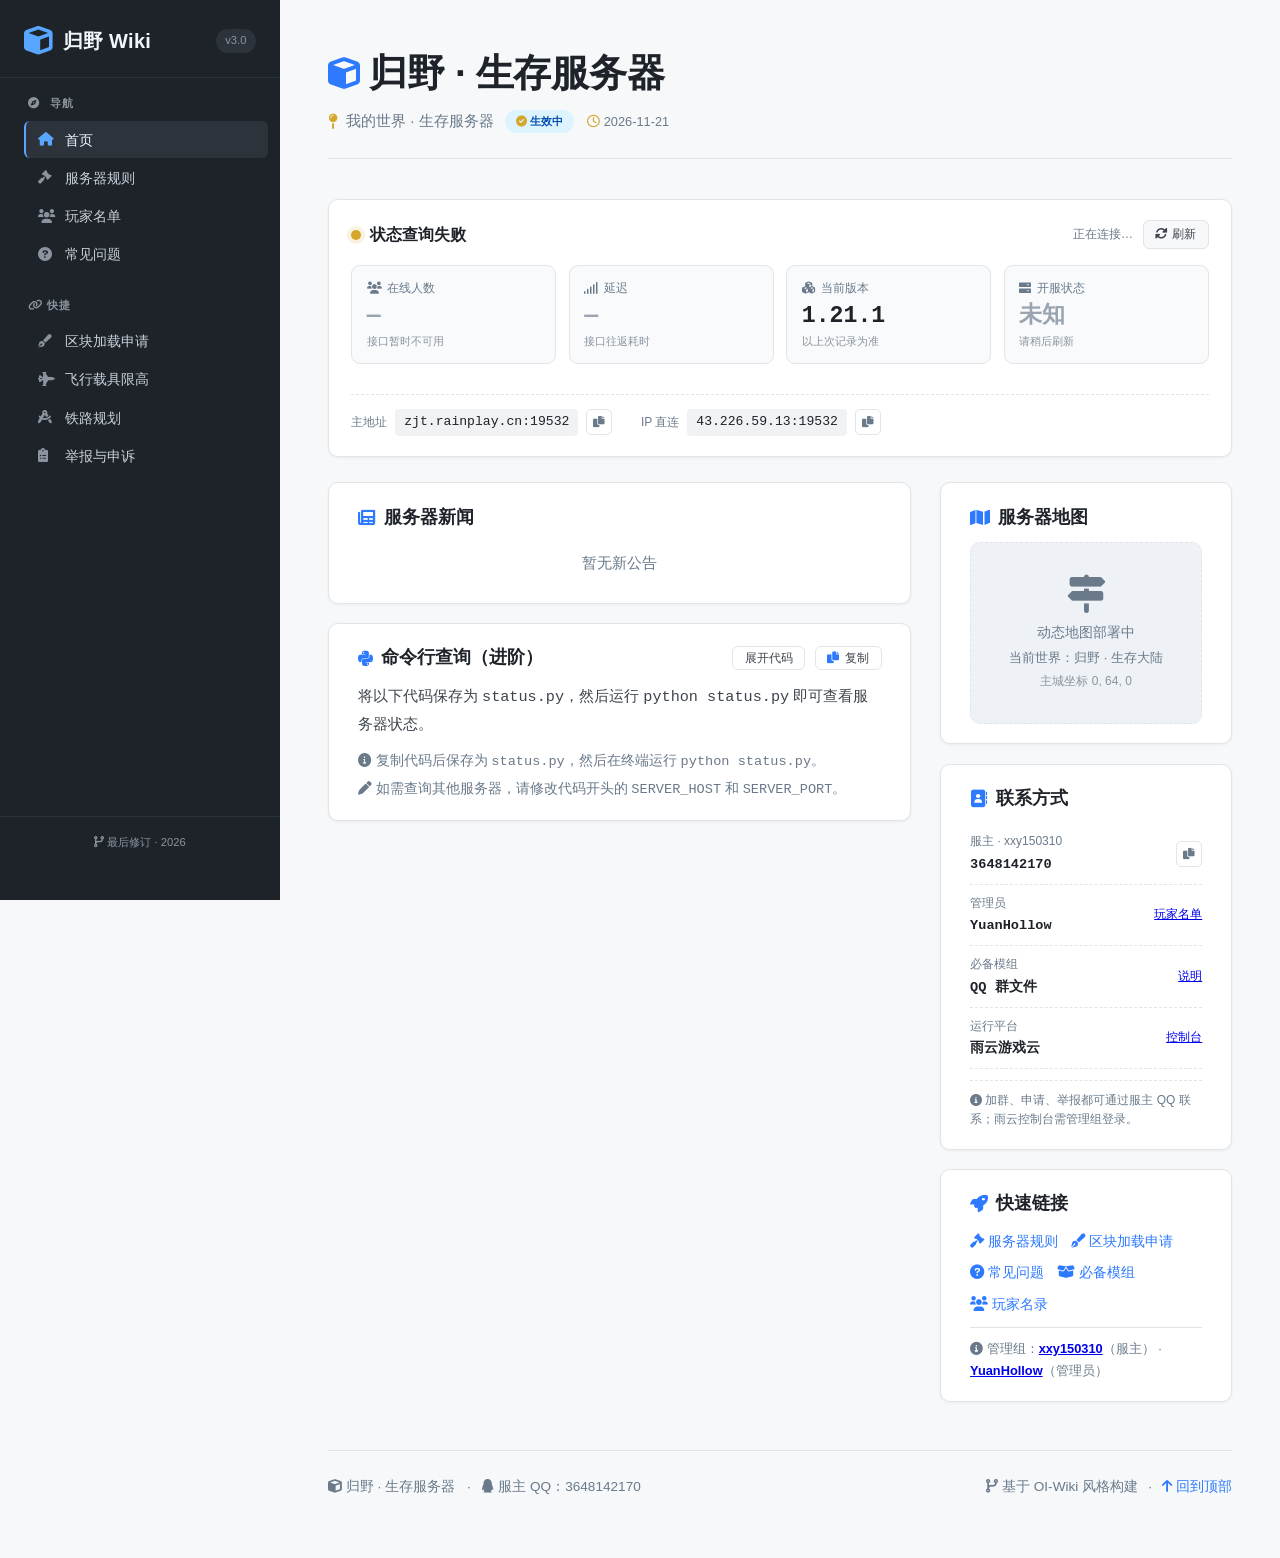
<file: index.html>
<!DOCTYPE html>
<html lang="zh-CN">
<head>
    <meta charset="UTF-8" />
    <meta name="viewport" content="width=device-width, initial-scale=1.0" />
    <title>归野 · 服务器 Wiki</title>
    <meta name="description" content="归野 · 我的世界生存服务器 Wiki：服务器状态、规则与玩家名录。" />
    <link rel="stylesheet" href="https://cdnjs.cloudflare.com/ajax/libs/font-awesome/6.0.0-beta3/css/all.min.css" />
    <link rel="stylesheet" href="css/style.css" />
</head>
<body>
    <button class="menu-toggle" id="menuToggle" aria-label="切换导航">
        <i class="fas fa-bars"></i>
        <span style="font-size:0.8rem;font-weight:500;">菜单</span>
    </button>

    <!-- 遮罩 -->
    <div class="overlay" id="overlay"></div>

    <!-- ===== 侧边栏 ===== -->
    <aside class="sidebar" id="sidebar">
        <div class="sidebar-brand">
            <i class="fas fa-cube"></i>
            <span>归野 Wiki</span>
            <small>v3.0</small>
        </div>

        <nav class="sidebar-nav">
            <div class="nav-section">
                <div class="nav-section-title"><i class="fas fa-compass" style="margin-right:0.4rem;"></i> 导航</div>
                <a class="active" href="index.html"><i class="fas fa-home"></i> 首页</a>
                <a href="rules.html"><i class="fas fa-gavel"></i> 服务器规则</a>
                <a href="players.html"><i class="fas fa-users"></i> 玩家名单</a>
                <a href="faq.html"><i class="fas fa-question-circle"></i> 常见问题</a>
            </div>

            <div class="nav-section">
                <div class="nav-section-title"><i class="fas fa-link"></i> 快捷</div>
                <a href="https://v.wjx.cn/vm/YYvvb5z.aspx" target="_blank"><i class="fas fa-pen-fancy"></i> 区块加载申请</a>
                <a href="rules.html#acc-kafu"><i class="fas fa-fighter-jet"></i> 飞行载具限高</a>
                <a href="rules.html#acc-rail"><i class="fas fa-drafting-compass"></i> 铁路规划</a>
                <a href="rules.html#acc-punish"><i class="fas fa-clipboard-list"></i> 举报与申诉</a>
            </div>
        </nav>

        <div style="padding:1rem 1.5rem;font-size:0.7rem;color:#8b949e;border-top:1px solid #2d333b;margin-top:auto;text-align:center;">
            <i class="fas fa-code-branch"></i> 最后修订 · 2026
        </div>
    </aside>

    <!-- ===== 主内容 ===== -->
    <main class="main" id="top">

<div class="page active" id="page-home">
            <header class="page-header">
                <h1><i class="fas fa-cube"></i> 归野 · 生存服务器</h1>
                <div class="subtitle">
                    <i class="fas fa-map-pin"></i> 我的世界 · 生存服务器
                    <span class="badge"><i class="fas fa-check-circle"></i> 生效中</span>
                    <span style="color:var(--text-muted);font-size:0.8rem;margin-left:0.3rem;">
                        <i class="far fa-clock"></i> 2026-11-21
                    </span>
                </div>
            </header>

            <!-- 实时服务器状态 -->
            <section class="status-panel" id="statusPanel" data-state="loading">
                <div class="status-head">
                    <div class="status-title">
                        <span class="status-dot"></span>
                        <strong id="stState">正在连接服务器…</strong>
                        <span class="status-motd" id="stMotd"></span>
                    </div>
                    <div class="status-actions">
                        <span class="status-updated" id="stUpdated">正在连接…</span>
                        <button class="btn-refresh" id="stRefresh" type="button">
                            <i class="fas fa-sync-alt"></i> 刷新
                        </button>
                    </div>
                </div>

                <div class="status-grid">
                    <div class="status-tile">
                        <div class="st-label"><i class="fas fa-users"></i> 在线人数</div>
                        <div class="st-value is-muted" id="stPlayers">—</div>
                        <div class="st-sub" id="stPlayersSub">正在查询</div>
                    </div>
                    <div class="status-tile">
                        <div class="st-label"><i class="fas fa-signal"></i> 延迟</div>
                        <div class="st-value is-muted" id="stPing">—</div>
                        <div class="st-sub" id="stPingSub">接口往返 · 非游戏延迟</div>
                    </div>
                    <div class="status-tile">
                        <div class="st-label"><i class="fas fa-cubes"></i> 当前版本</div>
                        <div class="st-value is-muted" id="stVersion">—</div>
                        <div class="st-sub" id="stVersionSub">NeoForge 模组服</div>
                    </div>
                    <div class="status-tile">
                        <div class="st-label"><i class="fas fa-server"></i> 开服状态</div>
                        <div class="st-value is-muted" id="stStatus">—</div>
                        <div class="st-sub" id="stStatusSub">自动刷新</div>
                    </div>
                </div>

                <div class="online-list" id="onlineList"></div>

                <div class="status-addr">
                    <div class="addr-item">
                        <span class="addr-label">主地址</span>
                        <code>zjt.rainplay.cn:19532</code>
                        <button class="btn-copy" type="button" data-copy="zjt.rainplay.cn:19532" title="复制地址">
                            <i class="fas fa-copy"></i>
                        </button>
                    </div>
                    <div class="addr-item">
                        <span class="addr-label">IP 直连</span>
                        <code>43.226.59.13:19532</code>
                        <button class="btn-copy" type="button" data-copy="43.226.59.13:19532" title="复制 IP">
                            <i class="fas fa-copy"></i>
                        </button>
                    </div>
                </div>
            </section>

            <!-- 首页双栏 -->
            <div class="home-grid">
                <!-- 左栏：新闻 + 状态查询命令 -->
                <div>
                    <!-- 新闻卡片（内容已清空） -->
                    <div class="home-card" style="margin-bottom:1.2rem;">
                        <div class="card-title"><i class="fas fa-newspaper"></i> 服务器新闻</div>
                        <div class="card-body">
                            <div style="color:var(--text-muted); text-align:center; padding:0.5rem 0;">
                                暂无新公告
                            </div>
                        </div>
                    </div>

                    <!-- 服务器状态查询命令卡片 -->
                    <div class="home-card">
                        <div class="card-title">
                            <i class="fab fa-python"></i> 命令行查询（进阶）
                            <span style="margin-left:auto; font-size:0.8rem; font-weight:400;">
                                <button class="btn-code-toggle" id="codeToggleBtn">展开代码</button>
                                <button class="btn-code-copy" id="codeCopyBtn"><i class="fas fa-copy"></i> 复制</button>
                            </span>
                        </div>
                        <div class="card-body">
                            <p style="margin-bottom:0.5rem;">
                                将以下代码保存为 <code>status.py</code>，然后运行 <code>python status.py</code> 即可查看服务器状态。
                            </p>
                            <div id="codeContainer" style="display:none;">
                                <div class="code-block" id="codeBlock">
                                    <pre>
<span class="comment">#!/usr/bin/env python3</span>
<span class="comment"># 服务器状态查询工具</span>
<span class="comment"># 服务器地址: zjt.rainplay.cn:19532</span>

<span class="keyword">import</span> sys
<span class="keyword">import</span> socket
<span class="keyword">import</span> json
<span class="keyword">import</span> struct
<span class="keyword">import</span> time

<span class="var">SERVER_HOST</span> <span class="operator">=</span> <span class="string">"zjt.rainplay.cn"</span>
<span class="var">SERVER_PORT</span> <span class="operator">=</span> <span class="number">19532</span>

<span class="comment"># ---------- Minecraft 协议 ----------</span>
<span class="var">PROTOCOL_VERSION</span> <span class="operator">=</span> <span class="number">767</span>

<span class="keyword">def</span> <span class="func">_write_varint</span>(buf, value):
    <span class="keyword">while</span> <span class="builtin">True</span>:
        <span class="keyword">if</span> value <span class="operator">&</span> <span class="operator">~</span><span class="number">0x7F</span> <span class="operator">==</span> <span class="number">0</span>:
            buf.append(value)
            <span class="keyword">return</span>
        buf.append((value <span class="operator">&</span> <span class="number">0x7F</span>) <span class="operator">|</span> <span class="number">0x80</span>)
        value <span class="operator">>>=</span> <span class="number">7</span>

<span class="keyword">def</span> <span class="func">_read_varint</span>(sock):
    result <span class="operator">=</span> <span class="number">0</span>
    shift <span class="operator">=</span> <span class="number">0</span>
    <span class="keyword">while</span> <span class="builtin">True</span>:
        b <span class="operator">=</span> sock.recv(<span class="number">1</span>)
        <span class="keyword">if</span> <span class="keyword">not</span> b:
            <span class="keyword">raise</span> EOFError(<span class="string">"连接意外关闭"</span>)
        byte <span class="operator">=</span> b[<span class="number">0</span>]
        result <span class="operator">|=</span> (byte <span class="operator">&</span> <span class="number">0x7F</span>) <span class="operator"><<</span> shift
        <span class="keyword">if</span> byte <span class="operator">&</span> <span class="number">0x80</span> <span class="operator">==</span> <span class="number">0</span>:
            <span class="keyword">return</span> result
        shift <span class="operator">+=</span> <span class="number">7</span>

<span class="keyword">def</span> <span class="func">_read_packet</span>(sock):
    length <span class="operator">=</span> <span class="func">_read_varint</span>(sock)
    data <span class="operator">=</span> <span class="string">b''</span>
    <span class="keyword">while</span> <span class="builtin">len</span>(data) <span class="operator"><</span> length:
        chunk <span class="operator">=</span> sock.recv(length <span class="operator">-</span> <span class="builtin">len</span>(data))
        <span class="keyword">if</span> <span class="keyword">not</span> chunk:
            <span class="keyword">raise</span> EOFError(<span class="string">"连接意外关闭"</span>)
        data <span class="operator">+=</span> chunk
    <span class="keyword">return</span> data

<span class="keyword">def</span> <span class="func">query</span>(host, port, timeout<span class="operator">=</span><span class="number">5.0</span>):
    result <span class="operator">=</span> {
        <span class="string">"online"</span>: <span class="builtin">False</span>,
        <span class="string">"motd"</span>: <span class="string">""</span>,
        <span class="string">"version"</span>: <span class="string">""</span>,
        <span class="string">"online_players"</span>: <span class="number">0</span>,
        <span class="string">"max_players"</span>: <span class="number">0</span>,
        <span class="string">"players"</span>: [],
        <span class="string">"latency"</span>: <span class="builtin">None</span>,
        <span class="string">"error"</span>: <span class="builtin">None</span>,
    }
    sock <span class="operator">=</span> <span class="builtin">None</span>
    <span class="keyword">try</span>:
        start_time <span class="operator">=</span> time.perf_counter()
        sock <span class="operator">=</span> socket.socket(socket.AF_INET, socket.SOCK_STREAM)
        sock.settimeout(timeout)
        sock.connect((host, port))
        <span class="comment"># 握手包</span>
        handshake <span class="operator">=</span> bytearray()
        <span class="func">_write_varint</span>(handshake, <span class="number">0x00</span>)
        <span class="func">_write_varint</span>(handshake, PROTOCOL_VERSION)
        addr_bytes <span class="operator">=</span> host.encode(<span class="string">'utf-8'</span>)
        <span class="func">_write_varint</span>(handshake, <span class="builtin">len</span>(addr_bytes))
        handshake.extend(addr_bytes)
        handshake.extend(struct.pack(<span class="string">'>H'</span>, port))
        <span class="func">_write_varint</span>(handshake, <span class="number">1</span>)
        sock.sendall(<span class="func">_write_varint_and_data</span>(handshake))
        <span class="comment"># 状态请求</span>
        request <span class="operator">=</span> bytearray()
        <span class="func">_write_varint</span>(request, <span class="number">0x00</span>)
        sock.sendall(<span class="func">_write_varint_and_data</span>(request))
        <span class="comment"># 读取响应</span>
        data <span class="operator">=</span> <span class="func">_read_packet</span>(sock)
        pos <span class="operator">=</span> <span class="number">0</span>
        packet_id, pos <span class="operator">=</span> <span class="func">_read_varint_from_bytes</span>(data, pos)
        <span class="keyword">if</span> packet_id <span class="operator">!=</span> <span class="number">0x00</span>:
            <span class="keyword">raise</span> ValueError(<span class="string">"无效的响应包 ID"</span>)
        json_len, pos <span class="operator">=</span> <span class="func">_read_varint_from_bytes</span>(data, pos)
        json_bytes <span class="operator">=</span> data[pos:pos <span class="operator">+</span> json_len]
        json_str <span class="operator">=</span> json_bytes.decode(<span class="string">'utf-8'</span>)
        status_data <span class="operator">=</span> json.loads(json_str)
        result[<span class="string">"online"</span>] <span class="operator">=</span> <span class="builtin">True</span>
        desc <span class="operator">=</span> status_data.get(<span class="string">"description"</span>, {})
        <span class="keyword">if</span> <span class="builtin">isinstance</span>(desc, dict):
            result[<span class="string">"motd"</span>] <span class="operator">=</span> desc.get(<span class="string">"text"</span>, <span class="string">""</span>) <span class="operator">or</span> <span class="builtin">str</span>(desc)
        <span class="keyword">else</span>:
            result[<span class="string">"motd"</span>] <span class="operator">=</span> <span class="builtin">str</span>(desc)
        version_info <span class="operator">=</span> status_data.get(<span class="string">"version"</span>, {})
        result[<span class="string">"version"</span>] <span class="operator">=</span> version_info.get(<span class="string">"name"</span>, <span class="string">""</span>)
        players_info <span class="operator">=</span> status_data.get(<span class="string">"players"</span>, {})
        result[<span class="string">"online_players"</span>] <span class="operator">=</span> players_info.get(<span class="string">"online"</span>, <span class="number">0</span>)
        result[<span class="string">"max_players"</span>] <span class="operator">=</span> players_info.get(<span class="string">"max"</span>, <span class="number">0</span>)
        sample <span class="operator">=</span> players_info.get(<span class="string">"sample"</span>, [])
        result[<span class="string">"players"</span>] <span class="operator">=</span> [p.get(<span class="string">"name"</span>, <span class="string">""</span>) <span class="keyword">for</span> p <span class="keyword">in</span> sample <span class="keyword">if</span> p.get(<span class="string">"name"</span>)]
        end_time <span class="operator">=</span> time.perf_counter()
        result[<span class="string">"latency"</span>] <span class="operator">=</span> <span class="builtin">round</span>((end_time <span class="operator">-</span> start_time) <span class="operator">*</span> <span class="number">1000</span>, <span class="number">2</span>)
    <span class="keyword">except</span> <span class="builtin">Exception</span> <span class="keyword">as</span> e:
        result[<span class="string">"error"</span>] <span class="operator">=</span> <span class="builtin">str</span>(e)
    <span class="keyword">finally</span>:
        <span class="keyword">if</span> sock:
            sock.close()
    <span class="keyword">return</span> result

<span class="keyword">def</span> <span class="func">_write_varint_and_data</span>(data):
    length_prefix <span class="operator">=</span> bytearray()
    <span class="func">_write_varint</span>(length_prefix, <span class="builtin">len</span>(data))
    <span class="keyword">return</span> bytes(length_prefix) <span class="operator">+</span> bytes(data)

<span class="keyword">def</span> <span class="func">_read_varint_from_bytes</span>(data, offset):
    result <span class="operator">=</span> <span class="number">0</span>
    shift <span class="operator">=</span> <span class="number">0</span>
    i <span class="operator">=</span> offset
    <span class="keyword">while</span> <span class="builtin">True</span>:
        <span class="keyword">if</span> i <span class="operator">>=</span> <span class="builtin">len</span>(data):
            <span class="keyword">raise</span> ValueError(<span class="string">"数据不足"</span>)
        byte <span class="operator">=</span> data[i]
        i <span class="operator">+=</span> <span class="number">1</span>
        result <span class="operator">|=</span> (byte <span class="operator">&</span> <span class="number">0x7F</span>) <span class="operator"><<</span> shift
        <span class="keyword">if</span> byte <span class="operator">&</span> <span class="number">0x80</span> <span class="operator">==</span> <span class="number">0</span>:
            <span class="keyword">return</span> result, i
        shift <span class="operator">+=</span> <span class="number">7</span>

<span class="keyword">def</span> <span class="func">main</span>():
    result <span class="operator">=</span> <span class="func">query</span>(SERVER_HOST, SERVER_PORT)
    <span class="keyword">if</span> result.get(<span class="string">"error"</span>):
        <span class="builtin">print</span>(<span class="string">"查询失败:"</span>, result[<span class="string">"error"</span>])
        sys.exit(<span class="number">1</span>)
    <span class="builtin">print</span>(<span class="string">"状态:"</span>, <span class="string">"在线"</span> <span class="keyword">if</span> result[<span class="string">"online"</span>] <span class="keyword">else</span> <span class="string">"离线"</span>)
    <span class="keyword">if</span> result[<span class="string">"motd"</span>]:
        <span class="builtin">print</span>(<span class="string">"MOTD:"</span>, result[<span class="string">"motd"</span>])
    <span class="keyword">if</span> result[<span class="string">"version"</span>]:
        <span class="builtin">print</span>(<span class="string">"版本:"</span>, result[<span class="string">"version"</span>])
    <span class="builtin">print</span>(<span class="string">"在线人数:"</span>, result[<span class="string">"online_players"</span>], <span class="string">"/"</span>, result[<span class="string">"max_players"</span>])
    <span class="keyword">if</span> result[<span class="string">"players"</span>]:
        <span class="builtin">print</span>(<span class="string">"玩家列表:"</span>, <span class="string">", "</span>.join(result[<span class="string">"players"</span>]))
    <span class="keyword">else</span>:
        <span class="builtin">print</span>(<span class="string">"玩家列表: (无)"</span>)
    <span class="keyword">if</span> result[<span class="string">"latency"</span>] <span class="keyword">is</span> <span class="keyword">not</span> <span class="builtin">None</span>:
        <span class="builtin">print</span>(<span class="string">"延迟:"</span>, result[<span class="string">"latency"</span>], <span class="string">"ms"</span>)

<span class="keyword">if</span> <span class="var">__name__</span> <span class="operator">==</span> <span class="string">"__main__"</span>:
    main()
                                    </pre>
                                </div>
                            </div>
                            <p style="margin-top:0.8rem; font-size:0.85rem; color:var(--text-muted);">
                                <i class="fas fa-info-circle"></i> 复制代码后保存为 <code>status.py</code>，然后在终端运行 <code>python status.py</code>。
                            </p>
                            <p style="margin-top:0.2rem; font-size:0.85rem; color:var(--text-muted);">
                                <i class="fas fa-pen"></i> 如需查询其他服务器，请修改代码开头的 <code>SERVER_HOST</code> 和 <code>SERVER_PORT</code>。
                            </p>
                        </div>
                    </div>
                </div>

                <!-- 右栏：地图 + 快速链接 -->
                <div>
                    <div class="home-card" style="margin-bottom:1.2rem;">
                        <div class="card-title">
                            <i class="fas fa-map"></i> 服务器地图
                            <a href="#" id="mapLink" target="_blank" rel="noopener" class="link-icon" style="margin-left:auto;font-size:0.8rem;font-weight:400;display:none;">
                                打开地图 <i class="fas fa-external-link-alt"></i>
                            </a>
                        </div>
                        <div class="card-body">
                            <iframe id="mapFrame" title="服务器动态地图" loading="lazy"
                                    style="display:none;width:100%;height:220px;border:1px solid var(--border-light);border-radius:8px;"></iframe>
                            <div class="map-placeholder" id="mapPlaceholder">
                                <i class="fas fa-map-signs"></i>
                                <div>动态地图部署中</div>
                                <div style="font-size:0.8rem;margin-top:0.2rem;">当前世界：<span data-cfg="server.world">归野 · 生存大陆</span></div>
                                <div style="font-size:0.75rem;margin-top:0.1rem;color:#8b949e;">主城坐标 0, 64, 0</div>
                            </div>
                        </div>
                    </div>

                    <div class="home-card" style="margin-bottom:1.2rem;">
                        <div class="card-title"><i class="fas fa-address-book"></i> 联系方式</div>
                        <div class="card-body">
                            <div class="contact-row">
                                <div>
                                    <span class="contact-role">服主 · xxy150310</span>
                                    <span class="contact-val" data-cfg="contact.ownerQQ">3648142170</span>
                                </div>
                                <button class="btn-copy" type="button" data-copy="3648142170" title="复制 QQ 号">
                                    <i class="fas fa-copy"></i>
                                </button>
                            </div>
                            <div class="contact-row">
                                <div>
                                    <span class="contact-role">管理员</span>
                                    <span class="contact-val">YuanHollow</span>
                                </div>
                                <a href="players.html" class="link-icon" style="font-size:0.78rem;">玩家名单</a>
                            </div>
                            <div class="contact-row">
                                <div>
                                    <span class="contact-role">必备模组</span>
                                    <span class="contact-val">QQ 群文件</span>
                                </div>
                                <a href="faq.html#faq-mod" class="link-icon" style="font-size:0.78rem;">说明</a>
                            </div>
                            <div class="contact-row">
                                <div>
                                    <span class="contact-role">运行平台</span>
                                    <span class="contact-val">雨云游戏云</span>
                                </div>
                                <a href="https://app.rainyun.com/apps/rgs/45794/detail" target="_blank" rel="noopener" class="link-icon" style="font-size:0.78rem;">控制台</a>
                            </div>
                            <div class="info-note">
                                <i class="fas fa-info-circle"></i> 加群、申请、举报都可通过服主 QQ 联系；雨云控制台需管理组登录。
                            </div>
                        </div>
                    </div>

                    <div class="home-card">
                        <div class="card-title"><i class="fas fa-rocket"></i> 快速链接</div>
                        <div class="card-body">
                            <div class="quick-links">
                                <a href="rules.html"><i class="fas fa-gavel"></i> 服务器规则</a>
                                <a href="https://v.wjx.cn/vm/YYvvb5z.aspx" target="_blank"><i class="fas fa-pen-fancy"></i> 区块加载申请</a>
                                <a href="faq.html"><i class="fas fa-question-circle"></i> 常见问题</a>
                                <a href="faq.html#faq-mod"><i class="fas fa-box-open"></i> 必备模组</a>
                                <a href="players.html"><i class="fas fa-users"></i> 玩家名录</a>
                            </div>
                            <div style="margin-top:0.6rem;font-size:0.8rem;color:var(--text-muted);border-top:1px solid var(--border-light);padding-top:0.6rem;">
                                <i class="fas fa-info-circle"></i> 管理组：<span style="white-space:nowrap;"><a href="players.html" class="link-icon"><strong>xxy150310</strong></a>（服主）</span> · <span style="white-space:nowrap;"><a href="players.html" class="link-icon"><strong>YuanHollow</strong></a>（管理员）</span>
                            </div>
                        </div>
                    </div>
                </div>
            </div>
        </div>

        <!-- 页脚 -->
        <footer class="footer">
            <span>
                <i class="fas fa-cube"></i> 归野 · 生存服务器
                <span style="margin:0 0.5rem;">·</span>
                <i class="fab fa-qq"></i> 服主 QQ：3648142170
            </span>
            <span>
                <i class="fas fa-code-branch"></i> 基于 OI-Wiki 风格构建
                <span style="margin:0 0.4rem;">·</span>
                <a href="#" id="backToTop"><i class="fas fa-arrow-up"></i> 回到顶部</a>
            </span>
        </footer>

    </main>

    <!-- ============================================================ -->
    <!-- JavaScript -->
    <!-- ============================================================ -->
    <script src="js/config.js"></script>
    <script src="js/main.js"></script>
    <script src="js/status.js"></script>
</body>
</html>
</file>
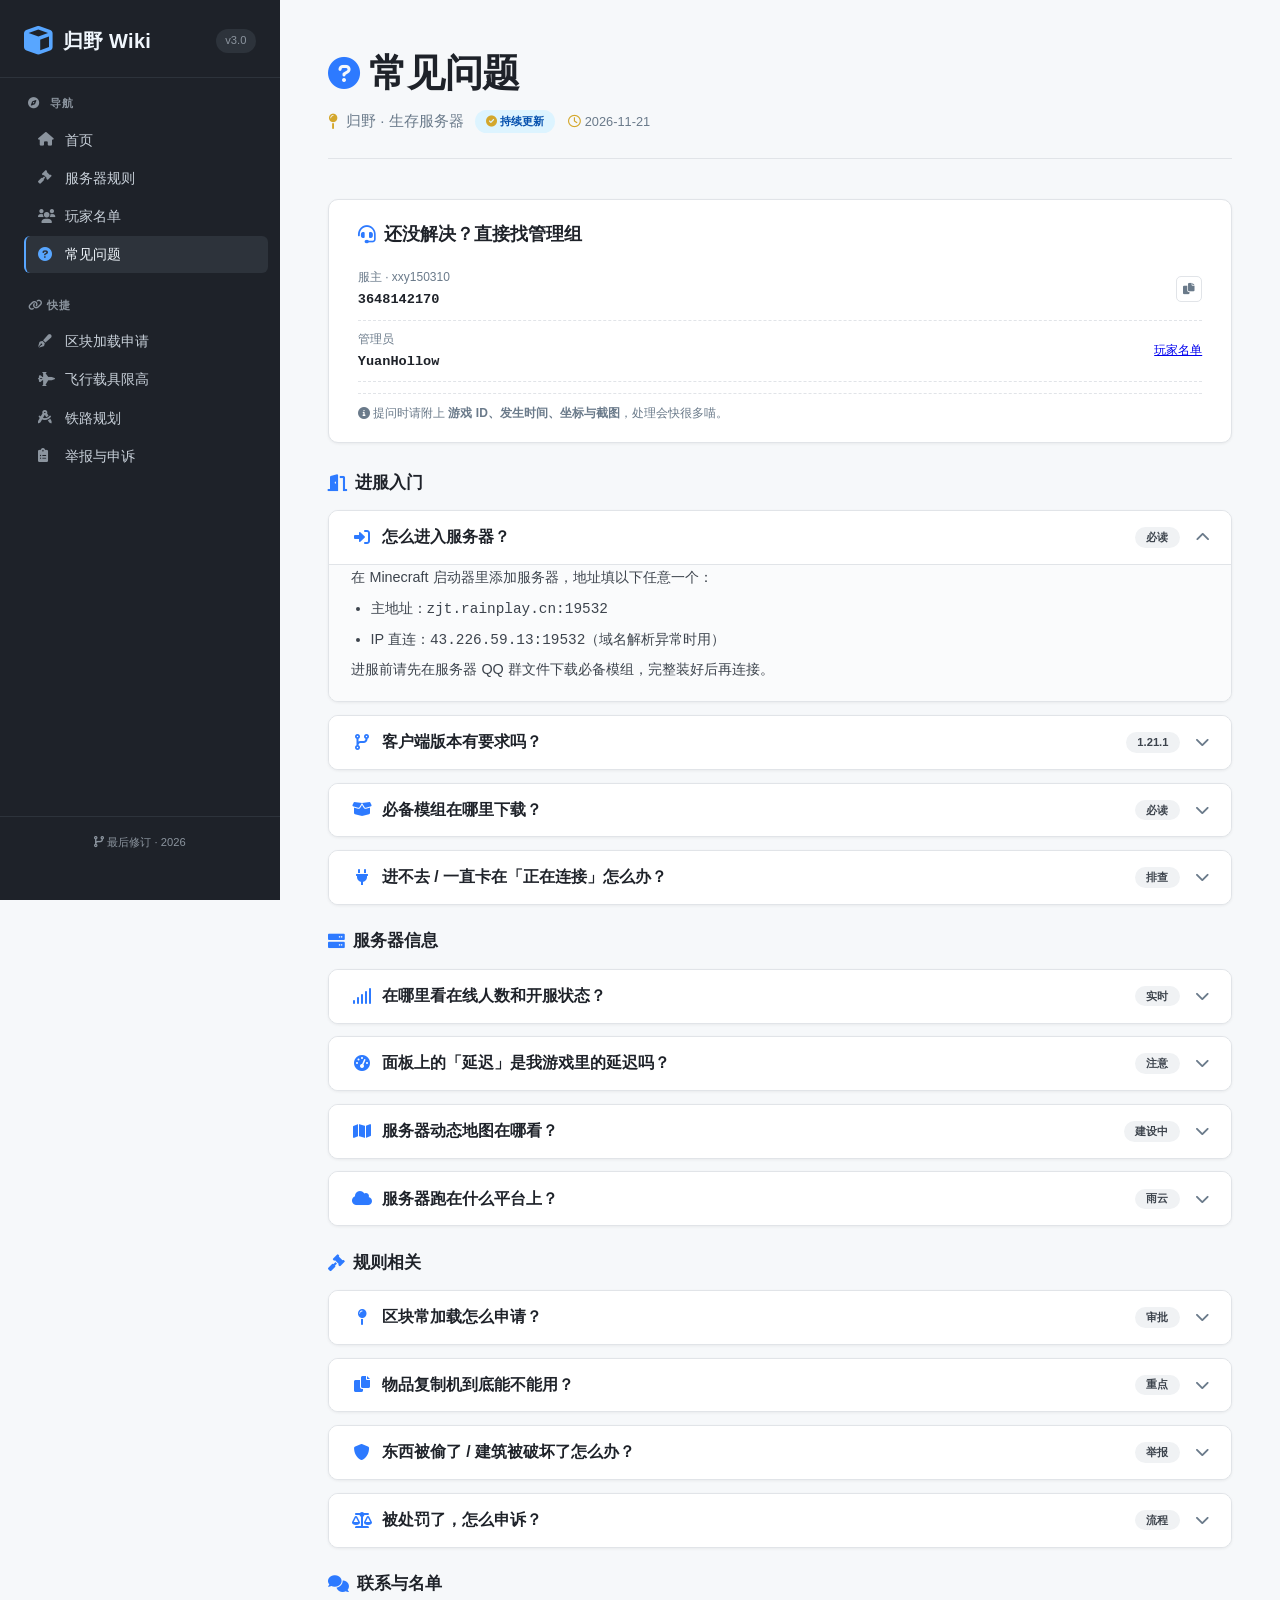
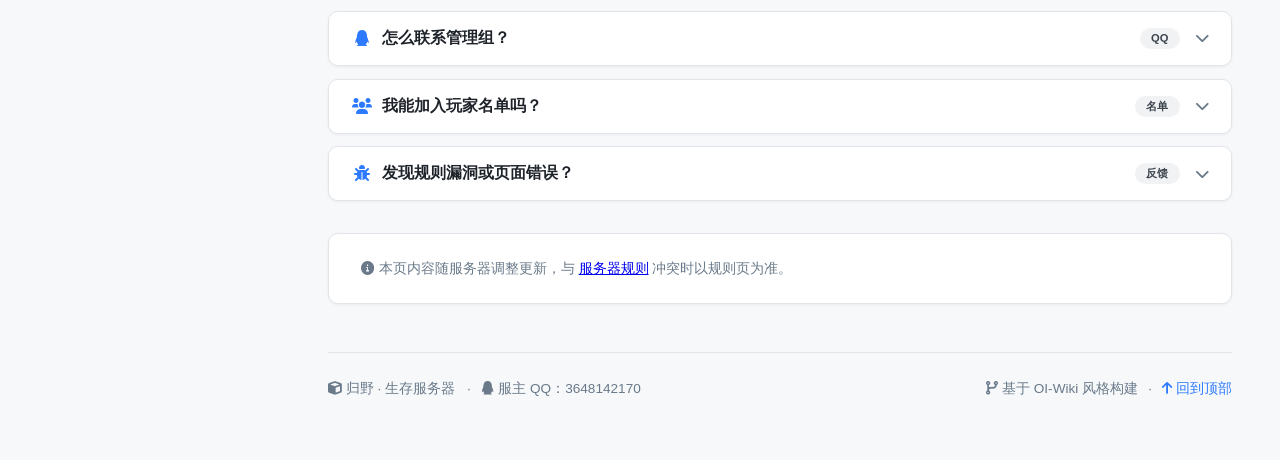
<file: faq.html>
<!DOCTYPE html>
<html lang="zh-CN">
<head>
    <meta charset="UTF-8" />
    <meta name="viewport" content="width=device-width, initial-scale=1.0" />
    <title>常见问题 · 归野 Wiki</title>
    <meta name="description" content="归野生存服务器常见问题：如何进服、必备模组下载、状态查询、规则与申诉联系方式。" />
    <link rel="stylesheet" href="https://cdnjs.cloudflare.com/ajax/libs/font-awesome/6.0.0-beta3/css/all.min.css" />
    <link rel="stylesheet" href="css/style.css" />
</head>
<body>
    <button class="menu-toggle" id="menuToggle" aria-label="切换导航">
        <i class="fas fa-bars"></i>
        <span style="font-size:0.8rem;font-weight:500;">菜单</span>
    </button>

    <!-- 遮罩 -->
    <div class="overlay" id="overlay"></div>

    <!-- ===== 侧边栏 ===== -->
    <aside class="sidebar" id="sidebar">
        <div class="sidebar-brand">
            <i class="fas fa-cube"></i>
            <span>归野 Wiki</span>
            <small>v3.0</small>
        </div>

        <nav class="sidebar-nav">
            <div class="nav-section">
                <div class="nav-section-title"><i class="fas fa-compass" style="margin-right:0.4rem;"></i> 导航</div>
                <a href="index.html"><i class="fas fa-home"></i> 首页</a>
                <a href="rules.html"><i class="fas fa-gavel"></i> 服务器规则</a>
                <a href="players.html"><i class="fas fa-users"></i> 玩家名单</a>
                <a class="active" href="faq.html"><i class="fas fa-question-circle"></i> 常见问题</a>
            </div>

            <div class="nav-section">
                <div class="nav-section-title"><i class="fas fa-link"></i> 快捷</div>
                <a href="https://v.wjx.cn/vm/YYvvb5z.aspx" target="_blank"><i class="fas fa-pen-fancy"></i> 区块加载申请</a>
                <a href="rules.html#acc-kafu"><i class="fas fa-fighter-jet"></i> 飞行载具限高</a>
                <a href="rules.html#acc-rail"><i class="fas fa-drafting-compass"></i> 铁路规划</a>
                <a href="rules.html#acc-punish"><i class="fas fa-clipboard-list"></i> 举报与申诉</a>
            </div>
        </nav>

        <div style="padding:1rem 1.5rem;font-size:0.7rem;color:#8b949e;border-top:1px solid #2d333b;margin-top:auto;text-align:center;">
            <i class="fas fa-code-branch"></i> 最后修订 · 2026
        </div>
    </aside>

    <!-- ===== 主内容 ===== -->
    <main class="main" id="top">

        <div class="page active" id="page-faq">
            <header class="page-header">
                <h1><i class="fas fa-question-circle"></i> 常见问题</h1>
                <div class="subtitle">
                    <i class="fas fa-map-pin"></i> 归野 · 生存服务器
                    <span class="badge"><i class="fas fa-check-circle"></i> 持续更新</span>
                    <span style="color:var(--text-muted);font-size:0.8rem;margin-left:0.3rem;">
                        <i class="far fa-clock"></i> 2026-11-21
                    </span>
                </div>
            </header>

            <!-- 快速联系 -->
            <div class="home-card" style="margin-bottom:1.6rem;">
                <div class="card-title"><i class="fas fa-headset"></i> 还没解决？直接找管理组</div>
                <div class="card-body">
                    <div class="contact-row">
                        <div>
                            <span class="contact-role">服主 · xxy150310</span>
                            <span class="contact-val" data-cfg="contact.ownerQQ">3648142170</span>
                        </div>
                        <button class="btn-copy" type="button" data-copy="3648142170" title="复制 QQ 号">
                            <i class="fas fa-copy"></i>
                        </button>
                    </div>
                    <div class="contact-row">
                        <div>
                            <span class="contact-role">管理员</span>
                            <span class="contact-val">YuanHollow</span>
                        </div>
                        <a href="players.html" class="link-icon" style="font-size:0.78rem;">玩家名单</a>
                    </div>
                    <div class="info-note">
                        <i class="fas fa-info-circle"></i> 提问时请附上 <strong>游戏 ID、发生时间、坐标与截图</strong>，处理会快很多喵。
                    </div>
                </div>
            </div>

            <!-- 进服入门 -->
            <section class="faq-group">
                <h2 class="faq-group-title"><i class="fas fa-door-open"></i> 进服入门</h2>
                <div class="faq">
                    <div class="accordion-item open">
                        <div class="accordion-header" data-target="faq-join">
                            <span class="accordion-icon"><i class="fas fa-sign-in-alt"></i></span>
                            <span class="accordion-title">怎么进入服务器？</span>
                            <span class="accordion-badge">必读</span>
                            <span class="accordion-arrow"><i class="fas fa-chevron-down"></i></span>
                        </div>
                        <div class="accordion-body" id="faq-join">
                            <p>在 Minecraft 启动器里添加服务器，地址填以下任意一个：</p>
                            <ul>
                                <li>主地址：<code class="code-inline">zjt.rainplay.cn:19532</code></li>
                                <li>IP 直连：<code class="code-inline">43.226.59.13:19532</code>（域名解析异常时用）</li>
                            </ul>
                            <p>进服前请先在服务器 QQ 群文件下载必备模组，完整装好后再连接。</p>
                        </div>
                    </div>

                    <div class="accordion-item">
                        <div class="accordion-header" data-target="faq-version">
                            <span class="accordion-icon"><i class="fas fa-code-branch"></i></span>
                            <span class="accordion-title">客户端版本有要求吗？</span>
                            <span class="accordion-badge">1.21.1</span>
                            <span class="accordion-arrow"><i class="fas fa-chevron-down"></i></span>
                        </div>
                        <div class="accordion-body" id="faq-version">
                            <p>服务器当前运行 <strong>1.21.1 + NeoForge</strong>。客户端版本与加载器必须与服务端一致，否则会提示版本不兼容或直接连接失败。</p>
                            <p>首页的实时状态面板会显示服务器当前版本，进服前可以先看一眼。</p>
                        </div>
                    </div>

                    <div class="accordion-item">
                        <div class="accordion-header" data-target="faq-mod">
                            <span class="accordion-icon"><i class="fas fa-box-open"></i></span>
                            <span class="accordion-title">必备模组在哪里下载？</span>
                            <span class="accordion-badge">必读</span>
                            <span class="accordion-arrow"><i class="fas fa-chevron-down"></i></span>
                        </div>
                        <div class="accordion-body" id="faq-mod">
                            <p>必备模组统一放在 <strong>服务器 QQ 群文件</strong> 里，请从群文件下载，不要从其他网站随意下载同名模组。</p>
                            <p>还没有进群？联系服主 QQ <strong>3648142170</strong> 说明来意即可。装好后请核对模组列表与群内清单一致，多余或缺少的模组都可能导致无法连接。</p>
                            <p>另外：请勿安装透视、飞行、杀戮光环等作弊类模组，一经查实按「行为篇 #2」永久封禁。</p>
                        </div>
                    </div>

                    <div class="accordion-item">
                        <div class="accordion-header" data-target="faq-fail">
                            <span class="accordion-icon"><i class="fas fa-plug"></i></span>
                            <span class="accordion-title">进不去 / 一直卡在「正在连接」怎么办？</span>
                            <span class="accordion-badge">排查</span>
                            <span class="accordion-arrow"><i class="fas fa-chevron-down"></i></span>
                        </div>
                        <div class="accordion-body" id="faq-fail">
                            <p>按顺序自查，通常前两步就能解决：</p>
                            <ul>
                                <li>首页状态面板是否显示「在线」——离线说明服务器在维护或重启，稍等几分钟。</li>
                                <li>客户端版本是否为 1.21.1 + NeoForge，模组是否与群文件清单一致。</li>
                                <li>地址是否完整带端口（<code class="code-inline">:19532</code> 不能漏）。</li>
                                <li>换个地址试试：把域名换成 IP 直连 <code class="code-inline">43.226.59.13:19532</code>。</li>
                                <li>重启启动器、检查网络代理；仍不行就把完整报错截图发给管理组。</li>
                            </ul>
                        </div>
                    </div>
                </div>
            </section>

            <!-- 服务器信息 -->
            <section class="faq-group">
                <h2 class="faq-group-title"><i class="fas fa-server"></i> 服务器信息</h2>
                <div class="faq">
                    <div class="accordion-item">
                        <div class="accordion-header" data-target="faq-status">
                            <span class="accordion-icon"><i class="fas fa-signal"></i></span>
                            <span class="accordion-title">在哪里看在线人数和开服状态？</span>
                            <span class="accordion-badge">实时</span>
                            <span class="accordion-arrow"><i class="fas fa-chevron-down"></i></span>
                        </div>
                        <div class="accordion-body" id="faq-status">
                            <p>首页顶部的状态面板会显示 <strong>开服状态、在线人数、当前版本、查询延迟</strong>，并每 60 秒自动刷新，也可以点「刷新」立即更新。</p>
                            <p>数据来自公开的 Minecraft 状态接口（mcstatus.io，备用 mcsrvstat.us），接口本身有约 1 分钟缓存，所以数字可能比游戏内稍慢一点。</p>
                        </div>
                    </div>

                    <div class="accordion-item">
                        <div class="accordion-header" data-target="faq-ping">
                            <span class="accordion-icon"><i class="fas fa-tachometer-alt"></i></span>
                            <span class="accordion-title">面板上的「延迟」是我游戏里的延迟吗？</span>
                            <span class="accordion-badge">注意</span>
                            <span class="accordion-arrow"><i class="fas fa-chevron-down"></i></span>
                        </div>
                        <div class="accordion-body" id="faq-ping">
                            <p>不是哦。面板显示的是 <strong>本站向状态接口查询一次的往返耗时</strong>，用来反映查询通道是否顺畅，并不是你与游戏服务器之间的真实延迟。</p>
                            <p>游戏内真实延迟请以客户端 <strong>Tab 玩家列表</strong> 右侧的信号格数为准。如果游戏内延迟很高，可以尝试更换网络或使用加速器。</p>
                        </div>
                    </div>

                    <div class="accordion-item">
                        <div class="accordion-header" data-target="faq-map">
                            <span class="accordion-icon"><i class="fas fa-map"></i></span>
                            <span class="accordion-title">服务器动态地图在哪看？</span>
                            <span class="accordion-badge">建设中</span>
                            <span class="accordion-arrow"><i class="fas fa-chevron-down"></i></span>
                        </div>
                        <div class="accordion-body" id="faq-map">
                            <p>动态地图（BlueMap / Dynmap 一类）正在部署中，接入后首页「服务器地图」卡片会出现「打开地图」入口，并支持直接内嵌浏览。</p>
                            <p>当前世界：<span data-cfg="server.world">归野 · 生存大陆</span>，主城坐标 <code class="code-inline">0, 64, 0</code>。</p>
                        </div>
                    </div>

                    <div class="accordion-item">
                        <div class="accordion-header" data-target="faq-host">
                            <span class="accordion-icon"><i class="fas fa-cloud"></i></span>
                            <span class="accordion-title">服务器跑在什么平台上？</span>
                            <span class="accordion-badge">雨云</span>
                            <span class="accordion-arrow"><i class="fas fa-chevron-down"></i></span>
                        </div>
                        <div class="accordion-body" id="faq-host">
                            <p>服务器由 <strong>雨云游戏云</strong> 托管运行。控制台地址：<a href="https://app.rainyun.com/apps/rgs/45794/detail" target="_blank" rel="noopener" class="link-icon">app.rainyun.com/apps/rgs/45794/detail</a></p>
                            <p>该控制台需要管理组账号登录，普通玩家无需访问；需要开服、重启或查看资源占用时，请联系管理组。</p>
                        </div>
                    </div>
                </div>
            </section>

            <!-- 规则相关 -->
            <section class="faq-group">
                <h2 class="faq-group-title"><i class="fas fa-gavel"></i> 规则相关</h2>
                <div class="faq">
                    <div class="accordion-item">
                        <div class="accordion-header" data-target="faq-chunk">
                            <span class="accordion-icon"><i class="fas fa-map-pin"></i></span>
                            <span class="accordion-title">区块常加载怎么申请？</span>
                            <span class="accordion-badge">审批</span>
                            <span class="accordion-arrow"><i class="fas fa-chevron-down"></i></span>
                        </div>
                        <div class="accordion-body" id="faq-chunk">
                            <p>先填写 <a href="https://v.wjx.cn/vm/YYvvb5z.aspx" target="_blank" rel="noopener" class="link-icon">区块加载申请问卷</a>，获得批准后才能启用。</p>
                            <p>并且只允许 <strong>末影珍珠加载器</strong> 这种弱加载方式，其他强加载手段一律禁止。详见 <a href="rules.html#acc-kafu" class="link-icon">卡服篇 #4</a>。</p>
                        </div>
                    </div>

                    <div class="accordion-item">
                        <div class="accordion-header" data-target="faq-copy">
                            <span class="accordion-icon"><i class="fas fa-copy"></i></span>
                            <span class="accordion-title">物品复制机到底能不能用？</span>
                            <span class="accordion-badge">重点</span>
                            <span class="accordion-arrow"><i class="fas fa-chevron-down"></i></span>
                        </div>
                        <div class="accordion-body" id="faq-copy">
                            <p>只能复制 <strong>可量产</strong> 的物品（铁、金、钻石、木材、农作物、常规怪物掉落等），并且复制设施需要在管理组 <strong>登记坐标与原理</strong>。</p>
                            <p>无法量产的物品 <strong>一律禁止复制</strong>，例如下界之星、龙蛋、鞘翅、附魔金苹果、不死图腾、海洋之心、回响碎片等。违规者复制所得全部销毁、装置强制拆除，并视情节封禁。详见 <a href="rules.html#acc-item" class="link-icon">物品篇</a>。</p>
                        </div>
                    </div>

                    <div class="accordion-item">
                        <div class="accordion-header" data-target="faq-grief">
                            <span class="accordion-icon"><i class="fas fa-shield-alt"></i></span>
                            <span class="accordion-title">东西被偷了 / 建筑被破坏了怎么办？</span>
                            <span class="accordion-badge">举报</span>
                            <span class="accordion-arrow"><i class="fas fa-chevron-down"></i></span>
                        </div>
                        <div class="accordion-body" id="faq-grief">
                            <p>先不要自行拆除或改动现场，尽量保留证据：</p>
                            <ul>
                                <li>被破坏前后的对比截图</li>
                                <li>具体坐标与发现时间</li>
                                <li>可疑玩家的 ID（如果看到）</li>
                            </ul>
                            <p>把材料发给服主 QQ <strong>3648142170</strong>，管理组会核实并按规定处理。详见 <a href="rules.html#acc-behavior" class="link-icon">行为篇</a>。</p>
                        </div>
                    </div>

                    <div class="accordion-item">
                        <div class="accordion-header" data-target="faq-appeal">
                            <span class="accordion-icon"><i class="fas fa-balance-scale"></i></span>
                            <span class="accordion-title">被处罚了，怎么申诉？</span>
                            <span class="accordion-badge">流程</span>
                            <span class="accordion-arrow"><i class="fas fa-chevron-down"></i></span>
                        </div>
                        <div class="accordion-body" id="faq-appeal">
                            <p>处罚生效后 <strong>7 天内</strong> 向管理组提交申诉，说明情况并附证据，管理组会在 <strong>3 个工作日</strong> 内答复；永久封禁类申诉需全体管理员复核。申诉期间原处罚继续执行。</p>
                            <p>详见 <a href="rules.html#acc-punish" class="link-icon">处罚篇</a>。</p>
                        </div>
                    </div>
                </div>
            </section>

            <!-- 其他 -->
            <section class="faq-group">
                <h2 class="faq-group-title"><i class="fas fa-comments"></i> 联系与名单</h2>
                <div class="faq">
                    <div class="accordion-item">
                        <div class="accordion-header" data-target="faq-contact">
                            <span class="accordion-icon"><i class="fab fa-qq"></i></span>
                            <span class="accordion-title">怎么联系管理组？</span>
                            <span class="accordion-badge">QQ</span>
                            <span class="accordion-arrow"><i class="fas fa-chevron-down"></i></span>
                        </div>
                        <div class="accordion-body" id="faq-contact">
                            <p>服主 <strong>xxy150310</strong>：QQ <strong>3648142170</strong>（加群、申请、举报、申诉都走这里）</p>
                            <p>管理员 <strong>YuanHollow</strong>：可在游戏内或群里联系。</p>
                            <p>服务器托管平台：<a href="https://app.rainyun.com/apps/rgs/45794/detail" target="_blank" rel="noopener" class="link-icon">雨云游戏云控制台</a>（仅管理组登录）。</p>
                        </div>
                    </div>

                    <div class="accordion-item">
                        <div class="accordion-header" data-target="faq-list">
                            <span class="accordion-icon"><i class="fas fa-users"></i></span>
                            <span class="accordion-title">我能加入玩家名单吗？</span>
                            <span class="accordion-badge">名单</span>
                            <span class="accordion-arrow"><i class="fas fa-chevron-down"></i></span>
                        </div>
                        <div class="accordion-body" id="faq-list">
                            <p>名单收录长期活跃的玩家，由管理组统一补录。想让自己的名字出现在 <a href="players.html" class="link-icon">玩家名单</a> 里，联系服主 QQ 说一声就好。</p>
                            <p>需要更正或移除自己的名字，同样联系管理组处理。</p>
                        </div>
                    </div>

                    <div class="accordion-item">
                        <div class="accordion-header" data-target="faq-bug">
                            <span class="accordion-icon"><i class="fas fa-bug"></i></span>
                            <span class="accordion-title">发现规则漏洞或页面错误？</span>
                            <span class="accordion-badge">反馈</span>
                            <span class="accordion-arrow"><i class="fas fa-chevron-down"></i></span>
                        </div>
                        <div class="accordion-body" id="faq-bug">
                            <p>本 Wiki 由管理组维护，源码托管在 GitHub（<a href="https://github.com/xxy150310git/guiye" target="_blank" rel="noopener" class="link-icon">xxy150310git/guiye</a>）。</p>
                            <p>发现内容有误、链接失效或状态面板不更新，可以直接把页面地址和问题截图发给服主 QQ，我们会尽快修正。</p>
                        </div>
                    </div>
                </div>
            </section>

            <section style="margin-top:2rem;">
                <div style="background:var(--bg-card);border-radius:var(--radius);border:1px solid var(--border-light);padding:1.4rem 2rem;box-shadow:var(--shadow-sm);">
                    <p style="font-size:0.85rem;color:var(--text-muted);line-height:1.75;">
                        <i class="fas fa-info-circle"></i> 本页内容随服务器调整更新，与 <a href="rules.html" class="link-icon">服务器规则</a> 冲突时以规则页为准。
                    </p>
                </div>
            </section>
        </div>

        <!-- 页脚 -->
        <footer class="footer">
            <span>
                <i class="fas fa-cube"></i> 归野 · 生存服务器
                <span style="margin:0 0.5rem;">·</span>
                <i class="fab fa-qq"></i> 服主 QQ：3648142170
            </span>
            <span>
                <i class="fas fa-code-branch"></i> 基于 OI-Wiki 风格构建
                <span style="margin:0 0.4rem;">·</span>
                <a href="#" id="backToTop"><i class="fas fa-arrow-up"></i> 回到顶部</a>
            </span>
        </footer>

    </main>

    <script src="js/config.js"></script>
    <script src="js/main.js"></script>
</body>
</html>
</file>
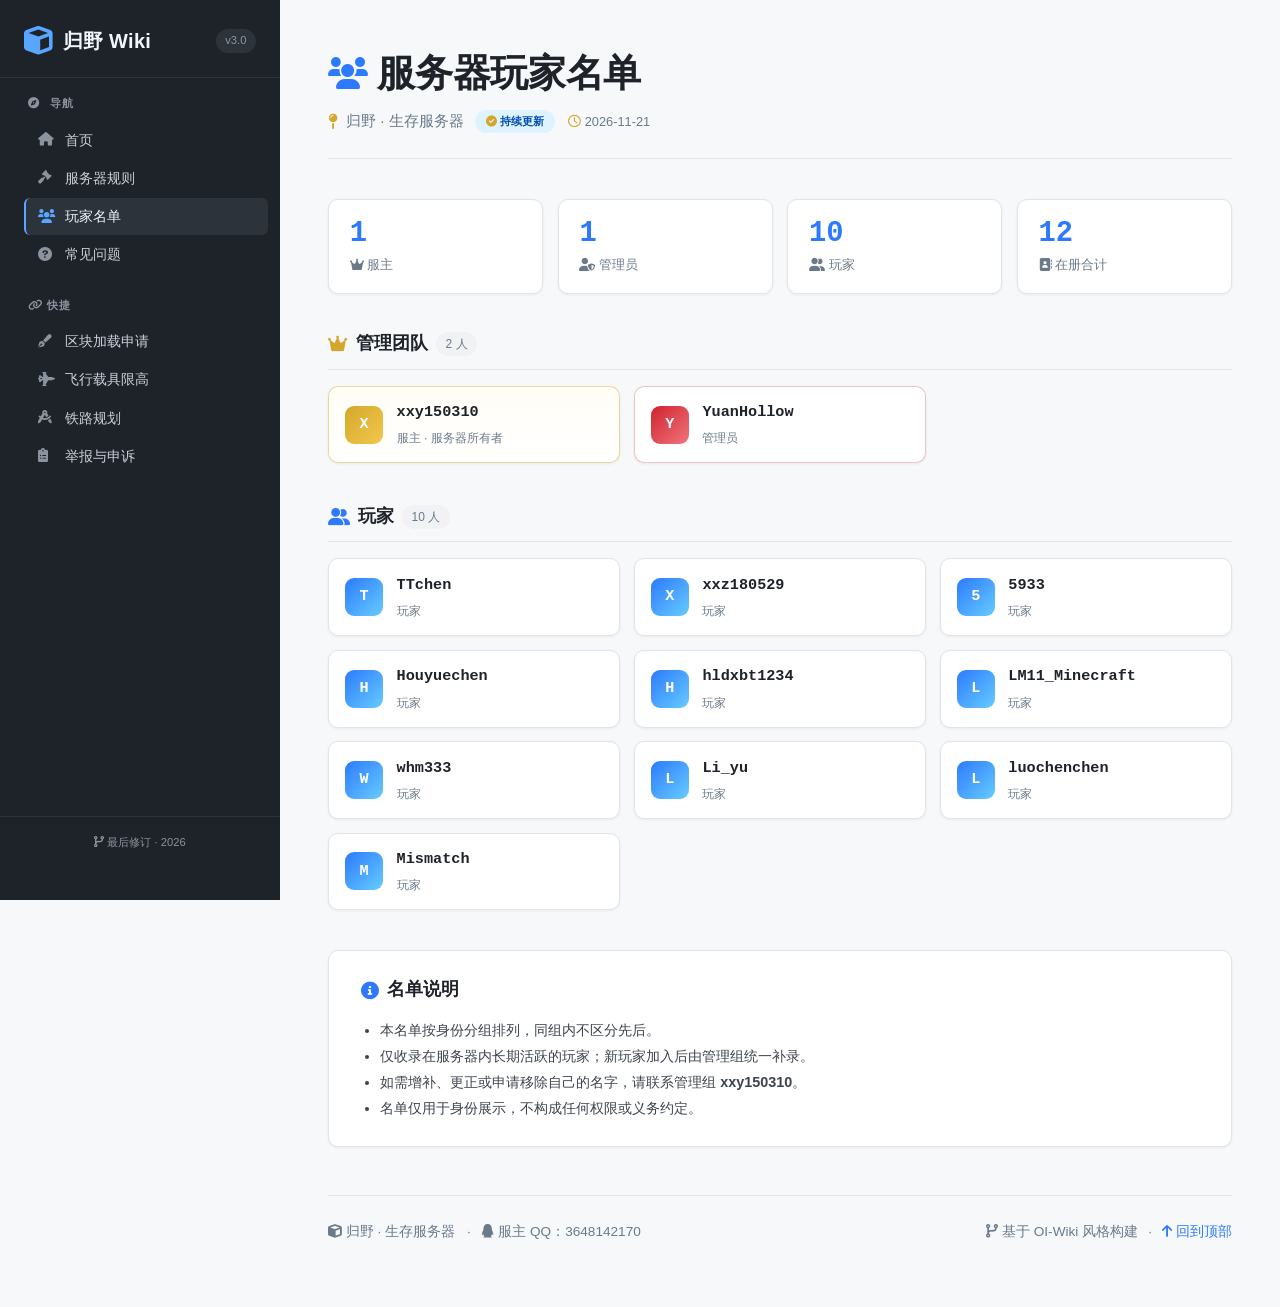
<file: players.html>
<!DOCTYPE html>
<html lang="zh-CN">
<head>
    <meta charset="UTF-8" />
    <meta name="viewport" content="width=device-width, initial-scale=1.0" />
    <title>服务器玩家名单 · 归野 Wiki</title>
    <meta name="description" content="归野生存服务器玩家名录：服主、管理员与玩家名单。" />
    <link rel="stylesheet" href="https://cdnjs.cloudflare.com/ajax/libs/font-awesome/6.0.0-beta3/css/all.min.css" />
    <link rel="stylesheet" href="css/style.css" />
</head>
<body>
    <button class="menu-toggle" id="menuToggle" aria-label="切换导航">
        <i class="fas fa-bars"></i>
        <span style="font-size:0.8rem;font-weight:500;">菜单</span>
    </button>

    <!-- 遮罩 -->
    <div class="overlay" id="overlay"></div>

    <!-- ===== 侧边栏 ===== -->
    <aside class="sidebar" id="sidebar">
        <div class="sidebar-brand">
            <i class="fas fa-cube"></i>
            <span>归野 Wiki</span>
            <small>v3.0</small>
        </div>

        <nav class="sidebar-nav">
            <div class="nav-section">
                <div class="nav-section-title"><i class="fas fa-compass" style="margin-right:0.4rem;"></i> 导航</div>
                <a href="index.html"><i class="fas fa-home"></i> 首页</a>
                <a href="rules.html"><i class="fas fa-gavel"></i> 服务器规则</a>
                <a class="active" href="players.html"><i class="fas fa-users"></i> 玩家名单</a>
                <a href="faq.html"><i class="fas fa-question-circle"></i> 常见问题</a>
            </div>

            <div class="nav-section">
                <div class="nav-section-title"><i class="fas fa-link"></i> 快捷</div>
                <a href="https://v.wjx.cn/vm/YYvvb5z.aspx" target="_blank"><i class="fas fa-pen-fancy"></i> 区块加载申请</a>
                <a href="rules.html#acc-kafu"><i class="fas fa-fighter-jet"></i> 飞行载具限高</a>
                <a href="rules.html#acc-rail"><i class="fas fa-drafting-compass"></i> 铁路规划</a>
                <a href="rules.html#acc-punish"><i class="fas fa-clipboard-list"></i> 举报与申诉</a>
            </div>
        </nav>

        <div style="padding:1rem 1.5rem;font-size:0.7rem;color:#8b949e;border-top:1px solid #2d333b;margin-top:auto;text-align:center;">
            <i class="fas fa-code-branch"></i> 最后修订 · 2026
        </div>
    </aside>

    <!-- ===== 主内容 ===== -->
    <main class="main" id="top">

        <div class="page active" id="page-players">
            <header class="page-header">
                <h1><i class="fas fa-users"></i> 服务器玩家名单</h1>
                <div class="subtitle">
                    <i class="fas fa-map-pin"></i> 归野 · 生存服务器
                    <span class="badge"><i class="fas fa-check-circle"></i> 持续更新</span>
                    <span style="color:var(--text-muted);font-size:0.8rem;margin-left:0.3rem;">
                        <i class="far fa-clock"></i> 2026-11-21
                    </span>
                </div>
            </header>

            <div class="stat-grid">
                <div class="stat-card">
                    <div class="stat-value">1</div>
                    <div class="stat-label"><i class="fas fa-crown"></i> 服主</div>
                </div>
                <div class="stat-card">
                    <div class="stat-value">1</div>
                    <div class="stat-label"><i class="fas fa-user-shield"></i> 管理员</div>
                </div>
                <div class="stat-card">
                    <div class="stat-value">10</div>
                    <div class="stat-label"><i class="fas fa-user-group"></i> 玩家</div>
                </div>
                <div class="stat-card">
                    <div class="stat-value">12</div>
                    <div class="stat-label"><i class="fas fa-address-book"></i> 在册合计</div>
                </div>
            </div>

            <section class="roster-section">
                <h2 class="roster-title">
                    <i class="fas fa-crown" style="color:var(--accent-orange);"></i> 管理团队
                    <span class="count">2 人</span>
                </h2>
                <div class="roster-grid">
            <div class="player-card owner">
                <div class="player-avatar">x</div>
                <div class="player-info">
                    <div class="player-name">xxy150310</div>
                    <div class="player-role">服主 · 服务器所有者</div>
                </div>
            </div>
            <div class="player-card admin">
                <div class="player-avatar">Y</div>
                <div class="player-info">
                    <div class="player-name">YuanHollow</div>
                    <div class="player-role">管理员</div>
                </div>
            </div>
                </div>
            </section>

            <section class="roster-section">
                <h2 class="roster-title">
                    <i class="fas fa-user-group" style="color:var(--accent-blue);"></i> 玩家
                    <span class="count">10 人</span>
                </h2>
                <div class="roster-grid">
            <div class="player-card player">
                <div class="player-avatar">T</div>
                <div class="player-info">
                    <div class="player-name">TTchen</div>
                    <div class="player-role">玩家</div>
                </div>
            </div>
            <div class="player-card player">
                <div class="player-avatar">x</div>
                <div class="player-info">
                    <div class="player-name">xxz180529</div>
                    <div class="player-role">玩家</div>
                </div>
            </div>
            <div class="player-card player">
                <div class="player-avatar">5</div>
                <div class="player-info">
                    <div class="player-name">5933</div>
                    <div class="player-role">玩家</div>
                </div>
            </div>
            <div class="player-card player">
                <div class="player-avatar">H</div>
                <div class="player-info">
                    <div class="player-name">Houyuechen</div>
                    <div class="player-role">玩家</div>
                </div>
            </div>
            <div class="player-card player">
                <div class="player-avatar">h</div>
                <div class="player-info">
                    <div class="player-name">hldxbt1234</div>
                    <div class="player-role">玩家</div>
                </div>
            </div>
            <div class="player-card player">
                <div class="player-avatar">L</div>
                <div class="player-info">
                    <div class="player-name">LM11_Minecraft</div>
                    <div class="player-role">玩家</div>
                </div>
            </div>
            <div class="player-card player">
                <div class="player-avatar">w</div>
                <div class="player-info">
                    <div class="player-name">whm333</div>
                    <div class="player-role">玩家</div>
                </div>
            </div>
            <div class="player-card player">
                <div class="player-avatar">L</div>
                <div class="player-info">
                    <div class="player-name">Li_yu</div>
                    <div class="player-role">玩家</div>
                </div>
            </div>
            <div class="player-card player">
                <div class="player-avatar">l</div>
                <div class="player-info">
                    <div class="player-name">luochenchen</div>
                    <div class="player-role">玩家</div>
                </div>
            </div>
            <div class="player-card player">
                <div class="player-avatar">M</div>
                <div class="player-info">
                    <div class="player-name">Mismatch</div>
                    <div class="player-role">玩家</div>
                </div>
            </div>
                </div>
            </section>

            <section style="margin-top:2.5rem;">
                <div style="background:var(--bg-card);border-radius:var(--radius);border:1px solid var(--border-light);padding:1.5rem 2rem;box-shadow:var(--shadow-sm);">
                    <h3 style="font-size:1.1rem;font-weight:700;margin-bottom:0.8rem;display:flex;align-items:center;gap:0.5rem;">
                        <i class="fas fa-info-circle" style="color:var(--accent-blue);"></i> 名单说明
                    </h3>
                    <ul style="font-size:0.9rem;color:var(--text-secondary);line-height:1.8;padding-left:1.2rem;">
                        <li>本名单按身份分组排列，同组内不区分先后。</li>
                        <li>仅收录在服务器内长期活跃的玩家；新玩家加入后由管理组统一补录。</li>
                        <li>如需增补、更正或申请移除自己的名字，请联系管理组 <strong>xxy150310</strong>。</li>
                        <li>名单仅用于身份展示，不构成任何权限或义务约定。</li>
                    </ul>
                </div>
            </section>
        </div>

        <!-- 页脚 -->
        <footer class="footer">
            <span>
                <i class="fas fa-cube"></i> 归野 · 生存服务器
                <span style="margin:0 0.5rem;">·</span>
                <i class="fab fa-qq"></i> 服主 QQ：3648142170
            </span>
            <span>
                <i class="fas fa-code-branch"></i> 基于 OI-Wiki 风格构建
                <span style="margin:0 0.4rem;">·</span>
                <a href="#" id="backToTop"><i class="fas fa-arrow-up"></i> 回到顶部</a>
            </span>
        </footer>

    </main>

    <!-- ============================================================ -->
    <!-- JavaScript -->
    <!-- ============================================================ -->
    <script src="js/config.js"></script>
    <script src="js/main.js"></script>
</body>
</html>
</file>
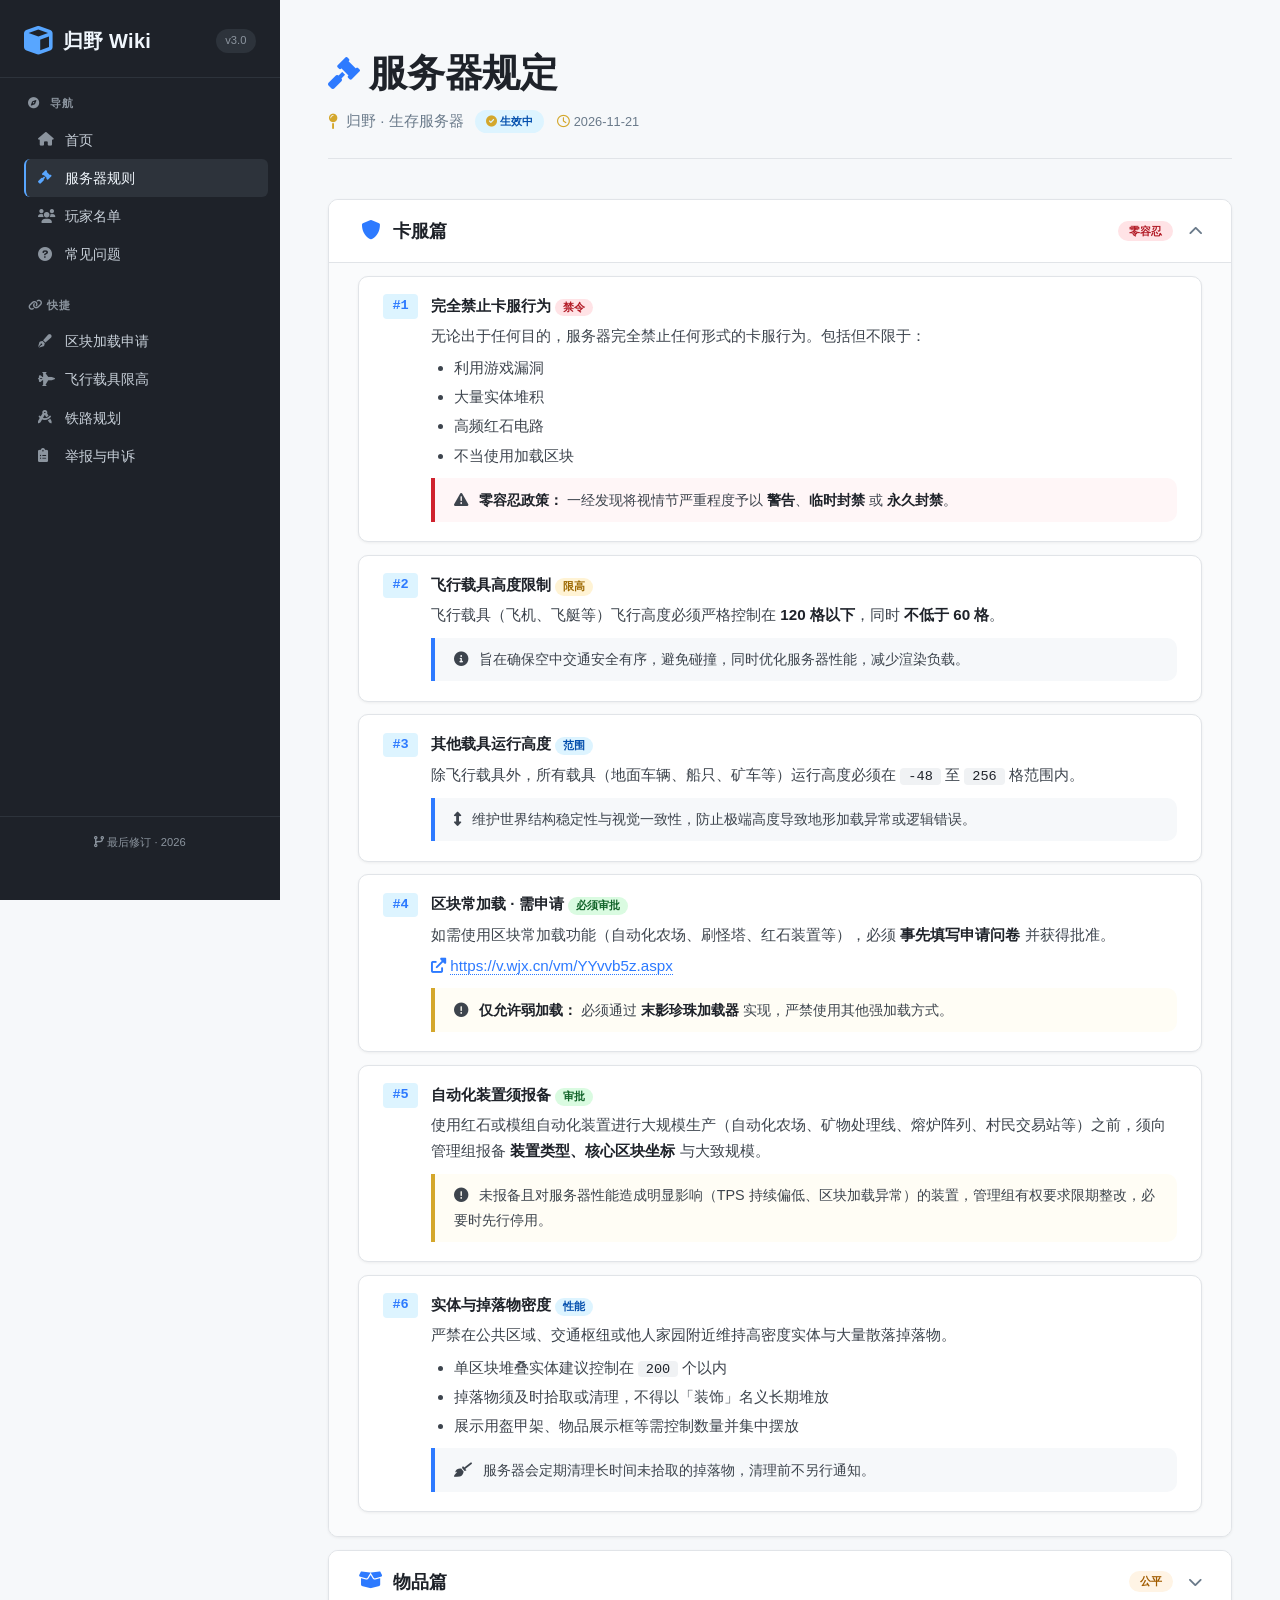
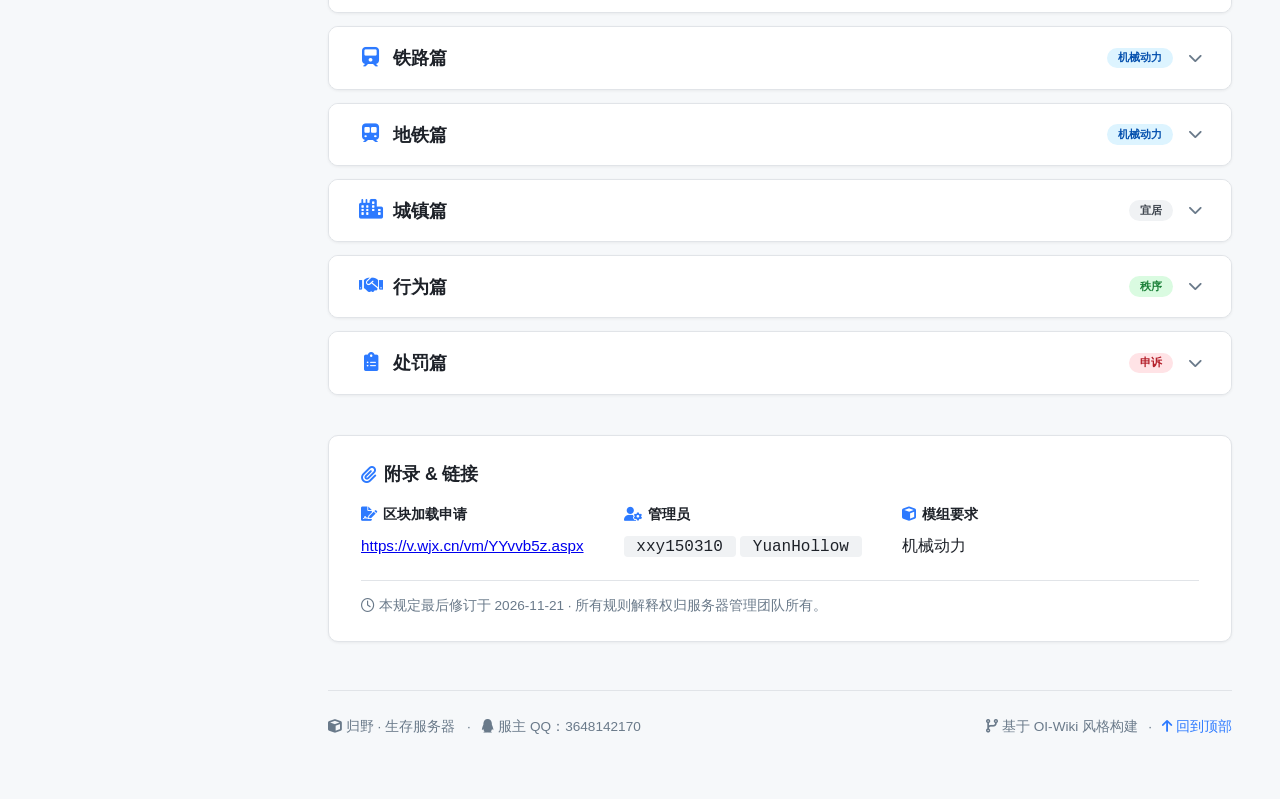
<file: rules.html>
<!DOCTYPE html>
<html lang="zh-CN">
<head>
    <meta charset="UTF-8" />
    <meta name="viewport" content="width=device-width, initial-scale=1.0" />
    <title>服务器规定 · 归野 Wiki</title>
    <meta name="description" content="归野生存服务器完整规则：卡服、物品、铁路、地铁、城镇、行为与处罚。" />
    <link rel="stylesheet" href="https://cdnjs.cloudflare.com/ajax/libs/font-awesome/6.0.0-beta3/css/all.min.css" />
    <link rel="stylesheet" href="css/style.css" />
</head>
<body>
    <button class="menu-toggle" id="menuToggle" aria-label="切换导航">
        <i class="fas fa-bars"></i>
        <span style="font-size:0.8rem;font-weight:500;">菜单</span>
    </button>

    <!-- 遮罩 -->
    <div class="overlay" id="overlay"></div>

    <!-- ===== 侧边栏 ===== -->
    <aside class="sidebar" id="sidebar">
        <div class="sidebar-brand">
            <i class="fas fa-cube"></i>
            <span>归野 Wiki</span>
            <small>v3.0</small>
        </div>

        <nav class="sidebar-nav">
            <div class="nav-section">
                <div class="nav-section-title"><i class="fas fa-compass" style="margin-right:0.4rem;"></i> 导航</div>
                <a href="index.html"><i class="fas fa-home"></i> 首页</a>
                <a class="active" href="rules.html"><i class="fas fa-gavel"></i> 服务器规则</a>
                <a href="players.html"><i class="fas fa-users"></i> 玩家名单</a>
                <a href="faq.html"><i class="fas fa-question-circle"></i> 常见问题</a>
            </div>

            <div class="nav-section">
                <div class="nav-section-title"><i class="fas fa-link"></i> 快捷</div>
                <a href="https://v.wjx.cn/vm/YYvvb5z.aspx" target="_blank"><i class="fas fa-pen-fancy"></i> 区块加载申请</a>
                <a href="rules.html#acc-kafu"><i class="fas fa-fighter-jet"></i> 飞行载具限高</a>
                <a href="rules.html#acc-rail"><i class="fas fa-drafting-compass"></i> 铁路规划</a>
                <a href="rules.html#acc-punish"><i class="fas fa-clipboard-list"></i> 举报与申诉</a>
            </div>
        </nav>

        <div style="padding:1rem 1.5rem;font-size:0.7rem;color:#8b949e;border-top:1px solid #2d333b;margin-top:auto;text-align:center;">
            <i class="fas fa-code-branch"></i> 最后修订 · 2026
        </div>
    </aside>

    <!-- ===== 主内容 ===== -->
    <main class="main" id="top">

<div class="page active" id="page-rules">
            <header class="page-header">
                <h1><i class="fas fa-gavel"></i> 服务器规定</h1>
                <div class="subtitle">
                    <i class="fas fa-map-pin"></i> 归野 · 生存服务器
                    <span class="badge"><i class="fas fa-check-circle"></i> 生效中</span>
                    <span style="color:var(--text-muted);font-size:0.8rem;margin-left:0.3rem;">
                        <i class="far fa-clock"></i> 2026-11-21
                    </span>
                </div>
            </header>

            <!-- ===== 折叠面板 ===== -->
            <div class="accordion">

                <!-- 卡服篇 -->
                <div class="accordion-item open">
                    <div class="accordion-header" data-target="acc-kafu">
                        <span class="accordion-icon"><i class="fas fa-shield-alt"></i></span>
                        <span class="accordion-title">卡服篇</span>
                        <span class="accordion-badge" style="background:#ffe3e6;color:#b31d28;">零容忍</span>
                        <span class="accordion-arrow"><i class="fas fa-chevron-down"></i></span>
                    </div>
                    <div class="accordion-body" id="acc-kafu">
                        <div class="rule-card">
                            <div class="rule-head">
                                <span class="rule-number">#1</span>
                                <div class="rule-body">
                                    <strong>完全禁止卡服行为</strong>
                                    <span class="tag danger">禁令</span>
                                    <p style="margin-top:0.3rem;">无论出于任何目的，服务器完全禁止任何形式的卡服行为。包括但不限于：</p>
                                    <ul>
                                        <li>利用游戏漏洞</li>
                                        <li>大量实体堆积</li>
                                        <li>高频红石电路</li>
                                        <li>不当使用加载区块</li>
                                    </ul>
                                    <div class="callout danger">
                                        <i class="fas fa-exclamation-triangle"></i>
                                        <strong>零容忍政策：</strong> 一经发现将视情节严重程度予以 <strong>警告</strong>、<strong>临时封禁</strong> 或 <strong>永久封禁</strong>。
                                    </div>
                                </div>
                            </div>
                        </div>

                        <div class="rule-card">
                            <div class="rule-head">
                                <span class="rule-number">#2</span>
                                <div class="rule-body">
                                    <strong>飞行载具高度限制</strong>
                                    <span class="tag warn">限高</span>
                                    <p style="margin-top:0.3rem;">飞行载具（飞机、飞艇等）飞行高度必须严格控制在 <strong>120 格以下</strong>，同时 <strong>不低于 60 格</strong>。</p>
                                    <div class="callout">
                                        <i class="fas fa-info-circle"></i>
                                        旨在确保空中交通安全有序，避免碰撞，同时优化服务器性能，减少渲染负载。
                                    </div>
                                </div>
                            </div>
                        </div>

                        <div class="rule-card">
                            <div class="rule-head">
                                <span class="rule-number">#3</span>
                                <div class="rule-body">
                                    <strong>其他载具运行高度</strong>
                                    <span class="tag info">范围</span>
                                    <p style="margin-top:0.3rem;">除飞行载具外，所有载具（地面车辆、船只、矿车等）运行高度必须在 <span class="code-inline">-48</span> 至 <span class="code-inline">256</span> 格范围内。</p>
                                    <div class="callout">
                                        <i class="fas fa-arrows-alt-v"></i>
                                        维护世界结构稳定性与视觉一致性，防止极端高度导致地形加载异常或逻辑错误。
                                    </div>
                                </div>
                            </div>
                        </div>

                        <div class="rule-card">
                            <div class="rule-head">
                                <span class="rule-number">#4</span>
                                <div class="rule-body">
                                    <strong>区块常加载 · 需申请</strong>
                                    <span class="tag green">必须审批</span>
                                    <p style="margin-top:0.3rem;">如需使用区块常加载功能（自动化农场、刷怪塔、红石装置等），必须 <strong>事先填写申请问卷</strong> 并获得批准。</p>
                                    <p style="margin-top:0.3rem;">
                                        <i class="fas fa-external-link-alt" style="color:var(--accent-blue);"></i>
                                        <a href="https://v.wjx.cn/vm/YYvvb5z.aspx" target="_blank" class="link-icon">https://v.wjx.cn/vm/YYvvb5z.aspx</a>
                                    </p>
                                    <div class="callout warning">
                                        <i class="fas fa-exclamation-circle"></i>
                                        <strong>仅允许弱加载：</strong> 必须通过 <strong>末影珍珠加载器</strong> 实现，严禁使用其他强加载方式。
                                    </div>
                                </div>
                            </div>
                        </div>

                        <div class="rule-card">
                            <div class="rule-head">
                                <span class="rule-number">#5</span>
                                <div class="rule-body">
                                    <strong>自动化装置须报备</strong>
                                    <span class="tag green">审批</span>
                                    <p style="margin-top:0.3rem;">使用红石或模组自动化装置进行大规模生产（自动化农场、矿物处理线、熔炉阵列、村民交易站等）之前，须向管理组报备 <strong>装置类型、核心区块坐标</strong> 与大致规模。</p>
                                    <div class="callout warning">
                                        <i class="fas fa-exclamation-circle"></i>
                                        未报备且对服务器性能造成明显影响（TPS 持续偏低、区块加载异常）的装置，管理组有权要求限期整改，必要时先行停用。
                                    </div>
                                </div>
                            </div>
                        </div>

                        <div class="rule-card">
                            <div class="rule-head">
                                <span class="rule-number">#6</span>
                                <div class="rule-body">
                                    <strong>实体与掉落物密度</strong>
                                    <span class="tag info">性能</span>
                                    <p style="margin-top:0.3rem;">严禁在公共区域、交通枢纽或他人家园附近维持高密度实体与大量散落掉落物。</p>
                                    <ul>
                                        <li>单区块堆叠实体建议控制在 <span class="code-inline">200</span> 个以内</li>
                                        <li>掉落物须及时拾取或清理，不得以「装饰」名义长期堆放</li>
                                        <li>展示用盔甲架、物品展示框等需控制数量并集中摆放</li>
                                    </ul>
                                    <div class="callout">
                                        <i class="fas fa-broom"></i>
                                        服务器会定期清理长时间未拾取的掉落物，清理前不另行通知。
                                    </div>
                                </div>
                            </div>
                        </div>
                    </div>
                </div>

                <!-- 物品篇 -->
                <div class="accordion-item">
                    <div class="accordion-header" data-target="acc-item">
                        <span class="accordion-icon"><i class="fas fa-box-open"></i></span>
                        <span class="accordion-title">物品篇</span>
                        <span class="accordion-badge" style="background:#fff4e5;color:#a15c00;">公平</span>
                        <span class="accordion-arrow"><i class="fas fa-chevron-down"></i></span>
                    </div>
                    <div class="accordion-body" id="acc-item">
                        <div class="rule-card">
                            <div class="rule-head">
                                <span class="rule-number">#1</span>
                                <div class="rule-body">
                                    <strong>禁止复制「无法量产」物品</strong>
                                    <span class="tag danger">禁令</span>
                                    <p style="margin-top:0.3rem;">严禁使用物品复制机（含各类红石复制装置、机械动力自动化复制结构等）复制 <strong>无法量产</strong> 的物品。此类物品在正常游玩中获取数量有限，复制会直接破坏服务器经济与进度平衡。</p>
                                    <p style="margin-top:0.3rem;">包括但不限于：</p>
                                    <ul>
                                        <li>下界之星、龙蛋、鞘翅等唯一性或极稀有物品</li>
                                        <li>附魔金苹果、不死图腾、海洋之心、回响碎片等无法稳定再生的战利品</li>
                                        <li>带有唯一属性或绑定的物品（如限量附魔装备、玩家专属命名物品）</li>
                                        <li>管理组认定的其他不可量产物品</li>
                                    </ul>
                                    <div class="callout danger">
                                        <i class="fas fa-exclamation-triangle"></i>
                                        <strong>违规处理：</strong> 一经查实，复制所得物品将 <strong>全部销毁</strong>，复制装置 <strong>强制拆除</strong>，并视情节严重程度予以 <strong>警告</strong> 至 <strong>封禁</strong>。
                                    </div>
                                </div>
                            </div>
                        </div>

                        <div class="rule-card">
                            <div class="rule-head">
                                <span class="rule-number">#2</span>
                                <div class="rule-body">
                                    <strong>「可量产」的界定</strong>
                                    <span class="tag warn">判定</span>
                                    <p style="margin-top:0.3rem;">「可量产」指能够通过正常生存玩法 <strong>稳定、重复获取</strong> 的物品，例如铁、金、钻石、木材、农作物与常规怪物掉落等。是否属于可量产存在争议时，<strong>以管理组判定为准</strong>，建议提前咨询后再搭建复制设施。</p>
                                    <div class="callout warning">
                                        <i class="fas fa-info-circle"></i>
                                        即便复制的是可量产物品，也不得借此进行大规模堆积或造成卡服；相关自动化设施仍须遵守「卡服篇 #4 区块常加载」的申请流程。
                                    </div>
                                </div>
                            </div>
                        </div>

                        <div class="rule-card">
                            <div class="rule-head">
                                <span class="rule-number">#3</span>
                                <div class="rule-body">
                                    <strong>复制设施须登记</strong>
                                    <span class="tag green">报备</span>
                                    <p style="margin-top:0.3rem;">仅可量产物品允许复制，且复制设施须在管理组 <strong>登记位置坐标与工作原理</strong>，并遵守卡服篇关于性能与实体密度的规定。未登记的设施一经发现先行停用，补登记后方可恢复运行。</p>
                                    <div class="callout">
                                        <i class="fas fa-lock"></i>
                                        登记信息仅管理组可见，用于性能评估与物品来源追溯。
                                    </div>
                                </div>
                            </div>
                        </div>
                    </div>
                </div>

                <!-- 铁路篇 -->
                <div class="accordion-item">
                    <div class="accordion-header" data-target="acc-rail">
                        <span class="accordion-icon"><i class="fas fa-train"></i></span>
                        <span class="accordion-title">铁路篇</span>
                        <span class="accordion-badge" style="background:#ddf4ff;color:#0550ae;">机械动力</span>
                        <span class="accordion-arrow"><i class="fas fa-chevron-down"></i></span>
                    </div>
                    <div class="accordion-body" id="acc-rail">
                        <div class="rule-card">
                            <div class="rule-head">
                                <span class="rule-number">#1</span>
                                <div class="rule-body">
                                    <strong>规划图纸先行</strong>
                                    <span class="tag">审批</span>
                                    <p style="margin-top:0.3rem;">建设铁路前须准备：</p>
                                    <ul>
                                        <li>详细的铁路线路规划图</li>
                                        <li>途径的所有车站列表</li>
                                        <li>各车站内部设施配置图</li>
                                    </ul>
                                    <p style="margin-top:0.3rem;">全部材料提交给管理员 <strong>xxy150310</strong> 审核。</p>
                                    <div class="callout">
                                        <i class="fas fa-clipboard-check"></i>
                                        完整图纸有助于评估网络合理性、兼容性及服务器性能影响。
                                    </div>
                                </div>
                            </div>
                        </div>

                        <div class="rule-card">
                            <div class="rule-head">
                                <span class="rule-number">#2</span>
                                <div class="rule-body">
                                    <strong>枢纽选址须务实</strong>
                                    <span class="tag warn">客流导向</span>
                                    <p style="margin-top:0.3rem;">车站规划应注重实际客流需求，避免在客流量较小的区域设置大型铁路枢纽。枢纽车站通常需处理多方向、高频率车流，设在客流稀疏处会造成资源浪费并增加管理复杂性。</p>
                                </div>
                            </div>
                        </div>

                        <div class="rule-card">
                            <div class="rule-head">
                                <span class="rule-number">#3</span>
                                <div class="rule-body">
                                    <strong>低客流线路可能搁置</strong>
                                    <span class="tag warn">动态调整</span>
                                    <p style="margin-top:0.3rem;">若某铁路计划运行区域客流量长期较低，建设申请或已建内容可能被 <strong>暂时搁置或作废</strong>。鼓励玩家优先在活跃区域发展交通网络。</p>
                                </div>
                            </div>
                        </div>

                        <div class="rule-card">
                            <div class="rule-head">
                                <span class="rule-number">#4</span>
                                <div class="rule-body">
                                    <strong>高度限制 · 隧道建议</strong>
                                    <span class="tag info">工程规范</span>
                                    <p style="margin-top:0.3rem;">铁路建设适用载具高度规定：<span class="code-inline">-48</span> ～ <span class="code-inline">256</span> 格。隧道可穿越山地，但建议主线 <strong>避免在 0 格以下深度</strong> 铺设，除非有特殊地形或设计需求。</p>
                                    <div class="callout">
                                        <i class="fas fa-mountain"></i>
                                        兼顾工程稳定性与视觉美观。
                                    </div>
                                </div>
                            </div>
                        </div>

                        <div class="rule-card">
                            <div class="rule-head">
                                <span class="rule-number">#5</span>
                                <div class="rule-body">
                                    <strong>枢纽必须建设互通连接线</strong>
                                    <span class="tag">效率</span>
                                    <p style="margin-top:0.3rem;">多条线路交汇的车站，必须建设完善的互通连接线，确保不同方向列车高效、安全转换轨道。避免死胡同或单向通行设计。</p>
                                </div>
                            </div>
                        </div>

                        <div class="rule-card">
                            <div class="rule-head">
                                <span class="rule-number">#6</span>
                                <div class="rule-body">
                                    <strong>统一使用「机械动力」模组</strong>
                                    <span class="tag green">强制</span>
                                    <p style="margin-top:0.3rem;">服务器内所有铁路及相关设施必须使用 <strong>「机械动力」</strong> 模组建造。该模组提供丰富的轨道组件、信号系统和动力装置，支持复杂、真实的铁路运营模拟。</p>
                                </div>
                            </div>
                        </div>

                        <div class="rule-card">
                            <div class="rule-head">
                                <span class="rule-number">#7</span>
                                <div class="rule-body">
                                    <strong>线路命名与标识规范</strong>
                                    <span class="tag">规范</span>
                                    <p style="margin-top:0.3rem;">铁路线路须采用统一命名（如「1 号线」「环线」「A 城—B 城 城际线」），并在站牌、线路图与服务器公告中 <strong>保持一致</strong>。主要车站与换乘站须设置清晰的站名牌与方向指示。</p>
                                    <div class="callout">
                                        <i class="fas fa-signs-post"></i>
                                        统一的命名与标识，是玩家能顺利使用线路的前提。
                                    </div>
                                </div>
                            </div>
                        </div>

                        <div class="rule-card">
                            <div class="rule-head">
                                <span class="rule-number">#8</span>
                                <div class="rule-body">
                                    <strong>停运、改线与拆除须报备</strong>
                                    <span class="tag warn">动态调整</span>
                                    <p style="margin-top:0.3rem;">线路或车站需要停运、改线、拆除时，应提前告知管理组，说明原因与时间安排。拆除后须 <strong>恢复原地形</strong>，不得留下裸露基座、断头轨道或废弃结构。</p>
                                    <div class="callout warning">
                                        <i class="fas fa-recycle"></i>
                                        长期无人维护且未报备的废弃线路，管理组有权代为清理。
                                    </div>
                                </div>
                            </div>
                        </div>
                    </div>
                </div>

                <!-- 地铁篇 -->
                <div class="accordion-item">
                    <div class="accordion-header" data-target="acc-metro">
                        <span class="accordion-icon"><i class="fas fa-subway"></i></span>
                        <span class="accordion-title">地铁篇</span>
                        <span class="accordion-badge" style="background:#ddf4ff;color:#0550ae;">机械动力</span>
                        <span class="accordion-arrow"><i class="fas fa-chevron-down"></i></span>
                    </div>
                    <div class="accordion-body" id="acc-metro">
                        <div class="rule-card">
                            <div class="rule-head">
                                <span class="rule-number">#1</span>
                                <div class="rule-body">
                                    <strong>参照铁路篇审批流程</strong>
                                    <span class="tag">参照</span>
                                    <p style="margin-top:0.3rem;">地铁建设要求与铁路大部分类似，申请时需参照 <a href="#acc-rail" class="link-icon">铁路篇 #1</a>：提交线路图、车站表、设施配置图给 <strong>xxy150310</strong> 审批。</p>
                                </div>
                            </div>
                        </div>

                        <div class="rule-card">
                            <div class="rule-head">
                                <span class="rule-number">#2</span>
                                <div class="rule-body">
                                    <strong>小客流车站避免大型换乘</strong>
                                    <span class="tag warn">务实</span>
                                    <p style="margin-top:0.3rem;">小客流车站应尽量避免设计成 <strong>三线或以上</strong> 的大型换乘站。除非经规划确认为未来区域发展的重要客运枢纽，具有显著客流增长潜力和战略地位。</p>
                                </div>
                            </div>
                        </div>

                        <div class="rule-card">
                            <div class="rule-head">
                                <span class="rule-number">#3</span>
                                <div class="rule-body">
                                    <strong>优先地下 · 地面/高架限高 64 格</strong>
                                    <span class="tag info">视觉管控</span>
                                    <p style="margin-top:0.3rem;">地铁应尽量铺设于地下隧道中。若需建设地面站或高架车站，其站体及轨道结构高度 <strong>不得大于 64 格</strong>。</p>
                                    <div class="callout">
                                        <i class="fas fa-city"></i>
                                        控制地面视觉影响，保持城市天际线协调，减少对地表生态和其他建筑的遮挡。
                                    </div>
                                </div>
                            </div>
                        </div>

                        <div class="rule-card">
                            <div class="rule-head">
                                <span class="rule-number">#4</span>
                                <div class="rule-body">
                                    <strong>统一使用「机械动力」模组</strong>
                                    <span class="tag green">强制</span>
                                    <p style="margin-top:0.3rem;">地铁系统必须使用 <strong>「机械动力」</strong> 模组（含其铁路扩展组件）建造。该模组提供轨道、列车、信号系统与站台设施等专业化组件，可实现地铁与城市轨道交通的高度仿真运营体验。</p>
                                </div>
                            </div>
                        </div>

                        <div class="rule-card">
                            <div class="rule-head">
                                <span class="rule-number">#5</span>
                                <div class="rule-body">
                                    <strong>站距与换乘设计</strong>
                                    <span class="tag info">工程规范</span>
                                    <p style="margin-top:0.3rem;">市区段相邻车站间距建议不小于 <span class="code-inline">400</span> 格，郊区段可适当放宽。换乘站宜采用同台换乘，或设置独立换乘通道，换乘步行距离建议控制在 <span class="code-inline">128</span> 格以内。</p>
                                    <div class="callout">
                                        <i class="fas fa-route"></i>
                                        站距过密会拖慢运行效率，也会加重服务器计算负担。
                                    </div>
                                </div>
                            </div>
                        </div>

                        <div class="rule-card">
                            <div class="rule-head">
                                <span class="rule-number">#6</span>
                                <div class="rule-body">
                                    <strong>站台安全与导向</strong>
                                    <span class="tag">安全</span>
                                    <p style="margin-top:0.3rem;">站台须设置安全设施（屏蔽门、护栏或安全线），并配备充足照明与清晰导向标识。地下车站须保证疏散通道畅通，不得堆放杂物或封闭出入口。</p>
                                </div>
                            </div>
                        </div>
                    </div>
                </div>

                <!-- 城镇篇 -->
                <div class="accordion-item">
                    <div class="accordion-header" data-target="acc-town">
                        <span class="accordion-icon"><i class="fas fa-city"></i></span>
                        <span class="accordion-title">城镇篇</span>
                        <span class="accordion-badge">宜居</span>
                        <span class="accordion-arrow"><i class="fas fa-chevron-down"></i></span>
                    </div>
                    <div class="accordion-body" id="acc-town">
                        <div class="rule-card">
                            <div class="rule-head">
                                <span class="rule-number">#1</span>
                                <div class="rule-body">
                                    <strong>高铁车站覆盖要求</strong>
                                    <span class="tag info">通勤</span>
                                    <p style="margin-top:0.3rem;">城镇选址或规划时，必须确保其 <strong>中心区域 1024 格范围内</strong> 设有高铁车站。若高铁站距离超过 <strong>512 格</strong>，则必须配备有效的通勤连接（如地铁或公交系统）。</p>
                                    <div class="callout">
                                        <i class="fas fa-people-arrows"></i>
                                        确保城镇居民便捷接入服务器主要交通网络。
                                    </div>
                                </div>
                            </div>
                        </div>

                        <div class="rule-card">
                            <div class="rule-head">
                                <span class="rule-number">#2</span>
                                <div class="rule-body">
                                    <strong>道路规划 · 照明</strong>
                                    <span class="tag">安全</span>
                                    <p style="margin-top:0.3rem;">城镇内部道路规划需清晰合理。</p>
                                    <ul>
                                        <li><strong>主干道</strong> 宽度不得小于 <span class="code-inline">5</span> 格，保证双向通行及紧急疏散。</li>
                                        <li>所有道路（尤其是主干道和居民区街道）需配备 <strong>充足路灯或照明设施</strong>，保证夜间安全。</li>
                                    </ul>
                                    <div class="callout">
                                        <i class="fas fa-lightbulb"></i>
                                        营造宜居、安全的夜间环境。
                                    </div>
                                </div>
                            </div>
                        </div>

                        <div class="rule-card">
                            <div class="rule-head">
                                <span class="rule-number">#3</span>
                                <div class="rule-body">
                                    <strong>建筑高度与景观协调</strong>
                                    <span class="tag">美学</span>
                                    <p style="margin-top:0.3rem;">建筑高度无严格上限，但应充分考虑与周边自然景观、既有建筑群的协调性。避免突兀、比例失调的巨型结构，提倡 <strong>多样化和有层次的建筑风格</strong>，形成和谐统一的视觉印象。</p>
                                </div>
                            </div>
                        </div>

                        <div class="rule-card">
                            <div class="rule-head">
                                <span class="rule-number">#4</span>
                                <div class="rule-body">
                                    <strong>禁止大型工业设施</strong>
                                    <span class="tag danger">禁止</span>
                                    <p style="margin-top:0.3rem;">为维护居住品质，城镇区域内 <strong>严格禁止</strong> 设立大型工业设施（大型工厂、重型加工场等）。这些设施可能产生持续噪音、视觉污染或影响游戏性能。</p>
                                    <div class="callout warning">
                                        <i class="fas fa-bell"></i>
                                        营造宁静、舒适的居住体验。
                                    </div>
                                </div>
                            </div>
                        </div>

                        <div class="rule-card">
                            <div class="rule-head">
                                <span class="rule-number">#5</span>
                                <div class="rule-body">
                                    <strong>公共区域整洁有序</strong>
                                    <span class="tag danger">强制</span>
                                    <p style="margin-top:0.3rem;">所有公共区域（广场、公园、街道、社区中心）必须保持整洁。</p>
                                    <ul>
                                        <li>严禁随意丢弃物品、堆放垃圾</li>
                                        <li>严禁私自搭建临时性或违章建筑</li>
                                    </ul>
                                    <div class="callout danger">
                                        <i class="fas fa-exclamation-circle"></i>
                                        <strong>违规处理：</strong> 收到整改通知后若未在规定时间内处理，相关物品或建筑将 <strong>强制拆除</strong>，玩家可能受到处罚。
                                    </div>
                                </div>
                            </div>
                        </div>

                        <div class="rule-card">
                            <div class="rule-head">
                                <span class="rule-number">#6</span>
                                <div class="rule-body">
                                    <strong>城镇登记与命名</strong>
                                    <span class="tag green">登记</span>
                                    <p style="margin-top:0.3rem;">新建城镇须向管理组登记：<strong>城镇名称、中心坐标、规划范围</strong> 与分期建设计划。登记后在该范围内享有优先建设权，同时承担相应的建设与维护责任。</p>
                                    <div class="callout">
                                        <i class="fas fa-draw-polygon"></i>
                                        未登记区域出现规划冲突时，以先登记者为准。
                                    </div>
                                </div>
                            </div>
                        </div>

                        <div class="rule-card">
                            <div class="rule-head">
                                <span class="rule-number">#7</span>
                                <div class="rule-body">
                                    <strong>边界预留与扩建争议</strong>
                                    <span class="tag warn">协商</span>
                                    <p style="margin-top:0.3rem;">城镇边界应预留扩建余地；扩建不得侵入他人已登记区域或既有建筑。出现边界争议时先自行协商，协商不成由管理组依据 <strong>登记时间与建设完成度</strong> 裁定。</p>
                                </div>
                            </div>
                        </div>
                    </div>
                </div>

                <!-- 行为篇 -->
                <div class="accordion-item">
                    <div class="accordion-header" data-target="acc-behavior">
                        <span class="accordion-icon"><i class="fas fa-handshake"></i></span>
                        <span class="accordion-title">行为篇</span>
                        <span class="accordion-badge" style="background:#dafbe1;color:#1a7f37;">秩序</span>
                        <span class="accordion-arrow"><i class="fas fa-chevron-down"></i></span>
                    </div>
                    <div class="accordion-body" id="acc-behavior">
                        <div class="rule-card">
                            <div class="rule-head">
                                <span class="rule-number">#1</span>
                                <div class="rule-body">
                                    <strong>禁止破坏与偷窃</strong>
                                    <span class="tag danger">禁令</span>
                                    <p style="margin-top:0.3rem;">严禁未经允许破坏、改动他人建筑与设施，严禁擅自取用他人容器、载具或机械装置内的物品。车站、道路、照明等公共设施同样受保护。</p>
                                    <div class="callout danger">
                                        <i class="fas fa-gavel"></i>
                                        <strong>违规处理：</strong> 须原样修复或等价赔偿，并视情节予以 <strong>警告</strong> 至 <strong>封禁</strong>。
                                    </div>
                                </div>
                            </div>
                        </div>

                        <div class="rule-card">
                            <div class="rule-head">
                                <span class="rule-number">#2</span>
                                <div class="rule-body">
                                    <strong>禁止作弊与违规客户端</strong>
                                    <span class="tag danger">禁令</span>
                                    <p style="margin-top:0.3rem;">严禁使用透视、飞行、杀戮光环、自动瞄准、变速等作弊功能，以及未经管理组批准的辅助模组。</p>
                                    <ul>
                                        <li><strong>允许：</strong> 小地图（不含洞穴透视）、性能优化模组、光影、服务器指定模组（机械动力等）</li>
                                        <li><strong>禁止：</strong> 各类作弊客户端与自动化脚本</li>
                                    </ul>
                                    <div class="callout danger">
                                        <i class="fas fa-ban"></i>
                                        作弊一经查实，<strong>永久封禁</strong>，用于作弊的存档与物品一并处理。
                                    </div>
                                </div>
                            </div>
                        </div>

                        <div class="rule-card">
                            <div class="rule-head">
                                <span class="rule-number">#3</span>
                                <div class="rule-body">
                                    <strong>PVP 须双方自愿</strong>
                                    <span class="tag warn">规则</span>
                                    <p style="margin-top:0.3rem;">PVP 仅在双方明确同意的情况下进行。禁止偷袭、围堵出生点与出生保护区域、恶意追杀；禁止在他人驾驶载具或进行高空施工时发起攻击。</p>
                                </div>
                            </div>
                        </div>

                        <div class="rule-card">
                            <div class="rule-head">
                                <span class="rule-number">#4</span>
                                <div class="rule-body">
                                    <strong>聊天与言论规范</strong>
                                    <span class="tag info">秩序</span>
                                    <p style="margin-top:0.3rem;">公共频道请保持友善。禁止刷屏、人身攻击、发布广告与外链，禁止传播违法或不当内容。</p>
                                    <div class="callout warning">
                                        <i class="fas fa-comment-slash"></i>
                                        屡次违规将予以禁言；情节严重者按 <strong>处罚篇</strong> 处理。
                                    </div>
                                </div>
                            </div>
                        </div>

                        <div class="rule-card">
                            <div class="rule-head">
                                <span class="rule-number">#5</span>
                                <div class="rule-body">
                                    <strong>交易与借贷自负风险</strong>
                                    <span class="tag">提示</span>
                                    <p style="margin-top:0.3rem;">玩家之间的交易、借贷与合作建设属自愿行为，风险自负。管理组不受理单纯的交易纠纷赔付，但可协助核实物品来源。</p>
                                    <div class="callout">
                                        <i class="fas fa-receipt"></i>
                                        大额交易建议保留聊天记录与截图，便于日后核对。
                                    </div>
                                </div>
                            </div>
                        </div>
                    </div>
                </div>

                <!-- 处罚篇 -->
                <div class="accordion-item">
                    <div class="accordion-header" data-target="acc-punish">
                        <span class="accordion-icon"><i class="fas fa-clipboard-list"></i></span>
                        <span class="accordion-title">处罚篇</span>
                        <span class="accordion-badge" style="background:#ffe3e6;color:#b31d28;">申诉</span>
                        <span class="accordion-arrow"><i class="fas fa-chevron-down"></i></span>
                    </div>
                    <div class="accordion-body" id="acc-punish">
                        <div class="rule-card">
                            <div class="rule-head">
                                <span class="rule-number">#1</span>
                                <div class="rule-body">
                                    <strong>处罚分级</strong>
                                    <span class="tag warn">分级</span>
                                    <p style="margin-top:0.3rem;">违规处理分为三级，由管理组视情节、影响范围与配合态度判定：</p>
                                    <ul>
                                        <li><strong>一级 · 警告：</strong> 轻微或首次违规，限期整改</li>
                                        <li><strong>二级 · 临时封禁：</strong> 1 ～ 7 天，情节较重或整改不到位</li>
                                        <li><strong>三级 · 永久封禁：</strong> 卡服、作弊、恶意破坏等严重违规</li>
                                    </ul>
                                    <div class="callout danger">
                                        <i class="fas fa-exclamation-triangle"></i>
                                        造成服务器数据损坏或大规模损失的，直接适用 <strong>三级</strong> 处罚。
                                    </div>
                                </div>
                            </div>
                        </div>

                        <div class="rule-card">
                            <div class="rule-head">
                                <span class="rule-number">#2</span>
                                <div class="rule-body">
                                    <strong>举报与举证</strong>
                                    <span class="tag info">流程</span>
                                    <p style="margin-top:0.3rem;">发现违规请保留证据（截图、坐标、时间）并联系管理组 <strong>xxy150310</strong>。举报内容仅管理组可见；恶意诬告同样按违规处理。</p>
                                    <div class="callout">
                                        <i class="fas fa-camera"></i>
                                        证据越完整，处理越快。
                                    </div>
                                </div>
                            </div>
                        </div>

                        <div class="rule-card">
                            <div class="rule-head">
                                <span class="rule-number">#3</span>
                                <div class="rule-body">
                                    <strong>申诉渠道</strong>
                                    <span class="tag green">申诉</span>
                                    <p style="margin-top:0.3rem;">对处罚有异议，可在处罚生效后 <strong>7 天内</strong> 向管理组提交申诉，说明情况并附证据。管理组将在 <strong>3 个工作日</strong> 内答复；永久封禁类申诉需由全体管理员复核。</p>
                                    <div class="callout warning">
                                        <i class="fas fa-hourglass-half"></i>
                                        申诉期间原处罚继续执行。
                                    </div>
                                </div>
                            </div>
                        </div>
                    </div>
                </div>

            </div><!-- /accordion -->

            <!-- 附录 -->
            <section style="margin-top:2.5rem;" id="sec-appendix">
                <div style="background:var(--bg-card);border-radius:var(--radius);border:1px solid var(--border-light);padding:1.5rem 2rem;box-shadow:var(--shadow-sm);">
                    <h3 style="font-size:1.1rem;font-weight:700;margin-bottom:0.8rem;display:flex;align-items:center;gap:0.5rem;">
                        <i class="fas fa-paperclip" style="color:var(--accent-blue);"></i> 附录 &amp; 链接
                    </h3>
                    <div style="display:flex;flex-wrap:wrap;gap:1.2rem 2.5rem;">
                        <div>
                            <h4 style="font-size:0.9rem;font-weight:600;margin-bottom:0.3rem;display:flex;align-items:center;gap:0.4rem;">
                                <i class="fas fa-file-signature" style="color:var(--accent-blue);"></i> 区块加载申请
                            </h4>
                            <a href="https://v.wjx.cn/vm/YYvvb5z.aspx" target="_blank" class="link-icon" style="font-size:0.95rem;">https://v.wjx.cn/vm/YYvvb5z.aspx</a>
                        </div>
                        <div>
                            <h4 style="font-size:0.9rem;font-weight:600;margin-bottom:0.3rem;display:flex;align-items:center;gap:0.4rem;">
                                <i class="fas fa-user-cog" style="color:var(--accent-blue);"></i> 管理员
                            </h4>
                            <span style="font-family:var(--font-mono);background:#f0f2f4;padding:0.1rem 0.8rem;border-radius:4px;">xxy150310</span>
                            <span style="font-family:var(--font-mono);background:#f0f2f4;padding:0.1rem 0.8rem;border-radius:4px;">YuanHollow</span>
                        </div>
                        <div>
                            <h4 style="font-size:0.9rem;font-weight:600;margin-bottom:0.3rem;display:flex;align-items:center;gap:0.4rem;">
                                <i class="fas fa-cube" style="color:var(--accent-blue);"></i> 模组要求
                            </h4>
                            <span class="tag green">机械动力</span>
                        </div>
                    </div>
                    <hr style="border:none;border-top:1px solid var(--border-light);margin:1.2rem 0 0.8rem 0;" />
                    <p style="font-size:0.85rem;color:var(--text-muted);">
                        <i class="far fa-clock"></i> 本规定最后修订于 2026-11-21 · 所有规则解释权归服务器管理团队所有。
                    </p>
                </div>
            </section>
        </div>

        <!-- 页脚 -->
        <footer class="footer">
            <span>
                <i class="fas fa-cube"></i> 归野 · 生存服务器
                <span style="margin:0 0.5rem;">·</span>
                <i class="fab fa-qq"></i> 服主 QQ：3648142170
            </span>
            <span>
                <i class="fas fa-code-branch"></i> 基于 OI-Wiki 风格构建
                <span style="margin:0 0.4rem;">·</span>
                <a href="#" id="backToTop"><i class="fas fa-arrow-up"></i> 回到顶部</a>
            </span>
        </footer>

    </main>

    <!-- ============================================================ -->
    <!-- JavaScript -->
    <!-- ============================================================ -->
    <script src="js/config.js"></script>
    <script src="js/main.js"></script>
</body>
</html>
</file>
<file: css/style.css>
/* ===== 全局重置 & 基础 ===== */
* {
    margin: 0;
    padding: 0;
    box-sizing: border-box;
}

:root {
    --bg-primary: #f6f8fa;
    --bg-sidebar: #1e2229;
    --bg-card: #ffffff;
    --text-primary: #1e2229;
    --text-secondary: #3d444d;
    --text-muted: #6a7a8a;
    --border-light: #e1e4e8;
    --accent-blue: #2d7aff;
    --accent-green: #2da44e;
    --accent-orange: #d4a72c;
    --accent-red: #cf222e;
    --shadow-sm: 0 1px 3px rgba(0, 0, 0, 0.06);
    --shadow-md: 0 4px 16px rgba(0, 0, 0, 0.08);
    --radius: 10px;
    --transition: 0.25s ease;
    --font-sans: -apple-system, BlinkMacSystemFont, "Segoe UI", Roboto, "Helvetica Neue", Arial, sans-serif;
    --font-mono: "SF Mono", "Fira Code", "Consolas", monospace;
}

html {
    font-size: 16px;
    scroll-behavior: smooth;
}

body {
    font-family: var(--font-sans);
    background: var(--bg-primary);
    color: var(--text-primary);
    line-height: 1.7;
    display: flex;
    min-height: 100vh;
}

/* ===== 侧边栏 ===== */
.sidebar {
    position: fixed;
    top: 0;
    left: 0;
    bottom: 0;
    width: 280px;
    background: var(--bg-sidebar);
    color: #c8d0d9;
    padding: 1.5rem 0 2rem 0;
    overflow-y: auto;
    z-index: 1000;
    display: flex;
    flex-direction: column;
    transition: transform 0.3s ease;
}

.sidebar::-webkit-scrollbar {
    width: 4px;
}
.sidebar::-webkit-scrollbar-thumb {
    background: #3d444d;
    border-radius: 4px;
}
.sidebar::-webkit-scrollbar-track {
    background: transparent;
}

.sidebar-brand {
    padding: 0 1.5rem 1.2rem 1.5rem;
    border-bottom: 1px solid #2d333b;
    display: flex;
    align-items: center;
    gap: 0.6rem;
    flex-shrink: 0;
}

.sidebar-brand i {
    font-size: 1.8rem;
    color: #58a6ff;
}

.sidebar-brand span {
    font-size: 1.25rem;
    font-weight: 700;
    color: #f0f6fc;
    letter-spacing: 0.3px;
}

.sidebar-brand small {
    font-size: 0.7rem;
    font-weight: 400;
    color: #8b949e;
    margin-left: auto;
    background: #2d333b;
    padding: 0.15rem 0.6rem;
    border-radius: 20px;
}

.sidebar-nav {
    flex: 1;
    padding: 1rem 0.75rem 1rem 1.5rem;
}

.sidebar-nav .nav-section {
    margin-bottom: 1.4rem;
}

.sidebar-nav .nav-section-title {
    font-size: 0.7rem;
    font-weight: 600;
    text-transform: uppercase;
    letter-spacing: 0.8px;
    color: #8b949e;
    margin-bottom: 0.5rem;
    padding-left: 0.25rem;
}

.sidebar-nav a {
    display: flex;
    align-items: center;
    gap: 0.6rem;
    padding: 0.4rem 0.75rem;
    border-radius: 6px;
    color: #c8d0d9;
    text-decoration: none;
    font-size: 0.9rem;
    transition: background var(--transition), color var(--transition);
    border-left: 2px solid transparent;
    margin-bottom: 1px;
    cursor: pointer;
}

.sidebar-nav a i {
    width: 1.1rem;
    font-size: 0.85rem;
    color: #8b949e;
    transition: color var(--transition);
}

.sidebar-nav a:hover {
    background: #2d333b;
    color: #f0f6fc;
}
.sidebar-nav a:hover i {
    color: #58a6ff;
}

.sidebar-nav a.active {
    background: #2d333b;
    color: #f0f6fc;
    border-left-color: #58a6ff;
}
.sidebar-nav a.active i {
    color: #58a6ff;
}

/* ===== 主内容 ===== */
.main {
    margin-left: 280px;
    flex: 1;
    padding: 2.5rem 3rem 4rem 3rem;
    max-width: 1100px;
}

/* ===== 页面切换 ===== */
.page {
    display: none;
    animation: fadeIn 0.3s ease;
}
.page.active {
    display: block;
}

@keyframes fadeIn {
    from {
        opacity: 0;
        transform: translateY(10px);
    }
    to {
        opacity: 1;
        transform: translateY(0);
    }
}

/* ===== 头部 ===== */
.page-header {
    margin-bottom: 2.5rem;
    padding-bottom: 1.5rem;
    border-bottom: 1px solid var(--border-light);
}

.page-header h1 {
    font-size: 2.4rem;
    font-weight: 700;
    letter-spacing: -0.3px;
    display: flex;
    align-items: center;
    gap: 0.6rem;
}

.page-header h1 i {
    color: var(--accent-blue);
    font-size: 2rem;
}

.page-header .subtitle {
    color: var(--text-muted);
    font-size: 0.95rem;
    margin-top: 0.2rem;
    display: flex;
    align-items: center;
    gap: 0.5rem;
    flex-wrap: wrap;
}

.page-header .subtitle i {
    color: var(--accent-orange);
}

.page-header .subtitle .badge {
    background: #ddf4ff;
    color: #0550ae;
    font-size: 0.7rem;
    font-weight: 600;
    padding: 0.1rem 0.7rem;
    border-radius: 20px;
    margin-left: 0.2rem;
}

/* ===== 首页卡片 ===== */
.home-grid {
    display: grid;
    grid-template-columns: 2fr 1fr;
    gap: 1.8rem;
    margin-top: 0.5rem;
}

@media (max-width: 820px) {
    .home-grid {
        grid-template-columns: 1fr;
        gap: 1.2rem;
    }
}

.home-card {
    background: var(--bg-card);
    border-radius: var(--radius);
    border: 1px solid var(--border-light);
    padding: 1.2rem 1.8rem;
    box-shadow: var(--shadow-sm);
}

.home-card .card-title {
    font-size: 1.1rem;
    font-weight: 700;
    margin-bottom: 0.6rem;
    display: flex;
    align-items: center;
    gap: 0.5rem;
}
.home-card .card-title i {
    color: var(--accent-blue);
}

.home-card .card-body {
    color: var(--text-secondary);
    font-size: 0.95rem;
}

.news-item {
    padding: 0.4rem 0;
    border-bottom: 1px solid var(--border-light);
}
.news-item:last-child {
    border-bottom: none;
}
.news-item .news-date {
    font-size: 0.75rem;
    color: var(--text-muted);
    margin-right: 0.6rem;
    font-weight: 600;
}
.news-item .news-title {
    color: var(--text-primary);
}
.news-item .news-desc {
    display: block;
    font-size: 0.85rem;
    color: var(--text-muted);
    margin-top: 0.05rem;
    padding-left: 0.2rem;
}

.map-placeholder {
    background: #eef2f6;
    border-radius: var(--radius);
    padding: 2rem 1rem;
    text-align: center;
    color: var(--text-muted);
    font-size: 0.9rem;
    border: 1px dashed var(--border-light);
    min-height: 120px;
    display: flex;
    flex-direction: column;
    align-items: center;
    justify-content: center;
}
.map-placeholder i {
    font-size: 2.4rem;
    color: var(--text-muted);
    margin-bottom: 0.4rem;
}

.quick-links {
    display: flex;
    flex-wrap: wrap;
    gap: 0.4rem 0.8rem;
    margin-top: 0.2rem;
}
.quick-links a {
    color: var(--accent-blue);
    text-decoration: none;
    font-size: 0.9rem;
    border-bottom: 1px dotted transparent;
    transition: border-color var(--transition);
}
.quick-links a:hover {
    border-bottom-color: var(--accent-blue);
}

/* ===== 代码折叠与复制 ===== */
.btn-code-toggle, .btn-code-copy {
    background: var(--bg-card);
    border: 1px solid var(--border-light);
    border-radius: 6px;
    padding: 0.15rem 0.7rem;
    font-size: 0.75rem;
    font-weight: 500;
    color: var(--text-secondary);
    cursor: pointer;
    transition: background var(--transition), color var(--transition);
    font-family: var(--font-sans);
}
.btn-code-toggle:hover, .btn-code-copy:hover {
    background: #f0f2f4;
    color: var(--text-primary);
}
.btn-code-copy {
    margin-left: 0.4rem;
}
.btn-code-copy i {
    margin-right: 0.2rem;
}

.code-block {
    background: #1e2229;
    border-radius: var(--radius);
    padding: 0.8rem 1.2rem;
    overflow-x: auto;
    font-family: var(--font-mono);
    font-size: 0.75rem;
    line-height: 1.5;
    color: #f0f6fc;
    margin: 0.5rem 0 0.2rem 0;
}
.code-block pre {
    margin: 0;
    font-family: var(--font-mono);
    font-size: 0.75rem;
    line-height: 1.5;
    color: #f0f6fc;
    white-space: pre-wrap;
    word-break: break-all;
}
.code-block .comment { color: #8b949e; }
.code-block .keyword { color: #ff7b72; }
.code-block .string { color: #a5d6ff; }
.code-block .func { color: #d2a8ff; }
.code-block .number { color: #a5d6ff; }
.code-block .operator { color: #ff7b72; }
.code-block .builtin { color: #ff7b72; }
.code-block .var { color: #f0f6fc; }

/* ===== 规则折叠面板 ===== */
.accordion {
    margin-bottom: 0.5rem;
}

.accordion-item {
    background: var(--bg-card);
    border-radius: var(--radius);
    border: 1px solid var(--border-light);
    margin-bottom: 0.8rem;
    box-shadow: var(--shadow-sm);
    overflow: hidden;
    transition: box-shadow var(--transition), border-color var(--transition);
}

.accordion-item:hover {
    box-shadow: var(--shadow-md);
    border-color: #d0d7de;
}

.accordion-header {
    padding: 0.9rem 1.8rem;
    cursor: pointer;
    display: flex;
    align-items: center;
    gap: 0.6rem;
    user-select: none;
    transition: background var(--transition);
    background: var(--bg-card);
}

.accordion-header:hover {
    background: #f8f9fb;
}

.accordion-header .accordion-icon {
    font-size: 1.2rem;
    color: var(--accent-blue);
    width: 1.6rem;
    text-align: center;
}

.accordion-header .accordion-title {
    font-size: 1.15rem;
    font-weight: 700;
    flex: 1;
}

.accordion-header .accordion-badge {
    font-size: 0.7rem;
    font-weight: 600;
    padding: 0.05rem 0.7rem;
    border-radius: 20px;
    background: #f0f2f4;
    color: #3d444d;
    margin-right: 0.4rem;
}

.accordion-header .accordion-arrow {
    color: var(--text-muted);
    transition: transform var(--transition);
    font-size: 0.9rem;
}

.accordion-item.open .accordion-arrow {
    transform: rotate(180deg);
}

.accordion-body {
    display: none;
    padding: 0 1.8rem 1.5rem 1.8rem;
    border-top: 1px solid var(--border-light);
    background: #fafbfc;
}

.accordion-item.open .accordion-body {
    display: block;
}

.accordion-body .rule-card {
    background: var(--bg-card);
    border-radius: var(--radius);
    border: 1px solid var(--border-light);
    padding: 1rem 1.5rem;
    margin-top: 0.8rem;
    box-shadow: var(--shadow-sm);
    transition: box-shadow var(--transition), border-color var(--transition);
}

.accordion-body .rule-card:hover {
    box-shadow: var(--shadow-md);
    border-color: #d0d7de;
}

.accordion-body .rule-card .rule-head {
    display: flex;
    align-items: flex-start;
    gap: 0.8rem;
}

.accordion-body .rule-card .rule-number {
    font-family: var(--font-mono);
    font-weight: 700;
    font-size: 0.85rem;
    color: var(--accent-blue);
    background: #ddf4ff;
    padding: 0 0.6rem;
    border-radius: 4px;
    line-height: 1.8;
    white-space: nowrap;
    flex-shrink: 0;
    margin-top: 0.1rem;
}

.accordion-body .rule-card .rule-body {
    flex: 1;
    font-size: 0.95rem;
    color: var(--text-secondary);
}

.accordion-body .rule-card .rule-body strong {
    color: var(--text-primary);
}

.accordion-body .rule-card .rule-body .tag {
    display: inline-block;
    font-size: 0.7rem;
    font-weight: 600;
    padding: 0 0.5rem;
    border-radius: 12px;
    line-height: 1.6;
    margin-right: 0.2rem;
    background: #f0f2f4;
    color: #3d444d;
}
.accordion-body .rule-card .rule-body .tag.warn {
    background: #fff3d4;
    color: #9e6a03;
}
.accordion-body .rule-card .rule-body .tag.danger {
    background: #ffe3e6;
    color: #b31d28;
}
.accordion-body .rule-card .rule-body .tag.info {
    background: #ddf4ff;
    color: #0550ae;
}
.accordion-body .rule-card .rule-body .tag.green {
    background: #dafbe1;
    color: #116329;
}

.accordion-body .rule-card .rule-body ul,
.accordion-body .rule-card .rule-body ol {
    padding-left: 1.4rem;
    margin: 0.4rem 0 0.2rem 0;
}

.accordion-body .rule-card .rule-body ul li,
.accordion-body .rule-card .rule-body ol li {
    margin-bottom: 0.2rem;
}

.accordion-body .rule-card .rule-body .code-inline {
    font-family: var(--font-mono);
    background: #f0f2f4;
    padding: 0.05rem 0.5rem;
    border-radius: 4px;
    font-size: 0.85rem;
    color: #1e2229;
}

.accordion-body .rule-card .rule-body .link-icon {
    color: var(--accent-blue);
    text-decoration: none;
    border-bottom: 1px dotted var(--accent-blue);
}
.accordion-body .rule-card .rule-body .link-icon:hover {
    border-bottom-style: solid;
}

.accordion-body .rule-card .callout {
    border-left: 4px solid var(--accent-blue);
    background: #f6f8fa;
    padding: 0.6rem 1.2rem;
    border-radius: 0 var(--radius) var(--radius) 0;
    margin: 0.6rem 0 0.2rem 0;
    font-size: 0.9rem;
}
.accordion-body .rule-card .callout.warning {
    border-left-color: var(--accent-orange);
    background: #fffdf5;
}
.accordion-body .rule-card .callout.danger {
    border-left-color: var(--accent-red);
    background: #fff6f7;
}
.accordion-body .rule-card .callout i {
    margin-right: 0.4rem;
}

/* ===== 页脚 ===== */
.footer {
    margin-top: 3rem;
    padding-top: 1.5rem;
    border-top: 1px solid var(--border-light);
    font-size: 0.85rem;
    color: var(--text-muted);
    display: flex;
    justify-content: space-between;
    flex-wrap: wrap;
    gap: 0.5rem;
}

.footer a {
    color: var(--accent-blue);
    text-decoration: none;
}
.footer a:hover {
    text-decoration: underline;
}

/* ===== 响应式 ===== */
@media (max-width: 820px) {
    .sidebar {
        transform: translateX(-100%);
        width: 280px;
    }
    .sidebar.open {
        transform: translateX(0);
    }

    .main {
        margin-left: 0;
        padding: 1.5rem 1.2rem 2.5rem 1.2rem;
    }

    .page-header h1 {
        font-size: 1.8rem;
    }

    .home-grid {
        grid-template-columns: 1fr;
        gap: 1.2rem;
    }

    .accordion-header {
        padding: 0.7rem 1.2rem;
    }
    .accordion-body {
        padding: 0 1.2rem 1.2rem 1.2rem;
    }
    .accordion-body .rule-card {
        padding: 0.8rem 1rem;
    }
    .accordion-body .rule-card .rule-head {
        flex-direction: column;
        gap: 0.2rem;
    }
    .accordion-body .rule-card .rule-number {
        align-self: flex-start;
    }

    .menu-toggle {
        display: flex !important;
    }
}

@media (min-width: 821px) {
    .menu-toggle {
        display: none !important;
    }
}

.menu-toggle {
    position: fixed;
    top: 1rem;
    left: 1rem;
    z-index: 1100;
    background: var(--bg-card);
    border: 1px solid var(--border-light);
    border-radius: 8px;
    padding: 0.5rem 0.7rem;
    font-size: 1.2rem;
    color: var(--text-primary);
    cursor: pointer;
    box-shadow: var(--shadow-sm);
    transition: background var(--transition);
    display: none;
    align-items: center;
    gap: 0.3rem;
}

.menu-toggle:hover {
    background: #f0f2f4;
}

.overlay {
    position: fixed;
    inset: 0;
    background: rgba(0, 0, 0, 0.3);
    z-index: 999;
    display: none;
    backdrop-filter: blur(2px);
}
.overlay.active {
    display: block;
}

@media (max-width: 820px) {
    .overlay.active {
        display: block;
    }
}

@media print {
    .sidebar,
    .menu-toggle,
    .overlay {
        display: none !important;
    }
    .main {
        margin-left: 0 !important;
        padding: 1rem !important;
    }
    .accordion-body {
        display: block !important;
    }
    .accordion-item .accordion-body {
        display: block !important;
    }
    .accordion-header .accordion-arrow {
        display: none;
    }
}

/* ===== 玩家名单页 ===== */
.stat-grid {
    display: grid;
    grid-template-columns: repeat(auto-fit, minmax(140px, 1fr));
    gap: 0.9rem;
    margin-bottom: 2.2rem;
}

.stat-card {
    background: var(--bg-card);
    border: 1px solid var(--border-light);
    border-radius: var(--radius);
    padding: 1.1rem 1.3rem;
    box-shadow: var(--shadow-sm);
}

.stat-value {
    font-size: 1.8rem;
    font-weight: 800;
    line-height: 1.1;
    color: var(--accent-blue);
    font-family: var(--font-mono);
}

.stat-label {
    font-size: 0.8rem;
    color: var(--text-muted);
    margin-top: 0.25rem;
}

.roster-section {
    margin-bottom: 2.4rem;
}

.roster-title {
    display: flex;
    align-items: center;
    gap: 0.5rem;
    font-size: 1.1rem;
    font-weight: 700;
    margin-bottom: 1rem;
    padding-bottom: 0.6rem;
    border-bottom: 1px solid var(--border-light);
}

.roster-title .count {
    font-size: 0.75rem;
    font-weight: 500;
    color: var(--text-muted);
    background: #f0f2f4;
    border-radius: 20px;
    padding: 0.1rem 0.6rem;
}

.roster-grid {
    display: grid;
    grid-template-columns: repeat(auto-fill, minmax(240px, 1fr));
    gap: 0.85rem;
}

.player-card {
    display: flex;
    align-items: center;
    gap: 0.85rem;
    background: var(--bg-card);
    border: 1px solid var(--border-light);
    border-radius: 10px;
    padding: 0.85rem 1rem;
    box-shadow: var(--shadow-sm);
    transition: transform 0.18s ease, box-shadow 0.18s ease, border-color 0.18s ease;
}

.player-card:hover {
    transform: translateY(-2px);
    box-shadow: var(--shadow-md);
    border-color: var(--accent-blue);
}

.player-avatar {
    width: 38px;
    height: 38px;
    flex-shrink: 0;
    border-radius: 9px;
    display: flex;
    align-items: center;
    justify-content: center;
    font-family: var(--font-mono);
    font-size: 0.95rem;
    font-weight: 700;
    color: #fff;
    background: linear-gradient(135deg, #2d7aff, #66ccff);
    text-transform: uppercase;
}

.player-card.owner .player-avatar {
    background: linear-gradient(135deg, #d4a72c, #f2c94c);
}

.player-card.admin .player-avatar {
    background: linear-gradient(135deg, #cf222e, #f2757d);
}

.player-info {
    min-width: 0;
}

.player-name {
    font-family: var(--font-mono);
    font-size: 0.95rem;
    font-weight: 600;
    color: var(--text-primary);
    word-break: break-all;
}

.player-role {
    font-size: 0.75rem;
    color: var(--text-muted);
    margin-top: 0.15rem;
}

.player-card.owner {
    border-color: rgba(212, 167, 44, 0.45);
    background: linear-gradient(180deg, #fffdf5, #ffffff);
}

.player-card.admin {
    border-color: rgba(207, 34, 46, 0.28);
}

@media (max-width: 520px) {
    .roster-grid {
        grid-template-columns: 1fr;
    }
}

/* ============================================================
   实时状态面板
   ============================================================ */
.status-panel {
    background: var(--bg-card);
    border: 1px solid var(--border-light);
    border-radius: var(--radius);
    box-shadow: var(--shadow-sm);
    padding: 1.25rem 1.4rem;
    margin-bottom: 1.6rem;
}

.status-head {
    display: flex;
    align-items: center;
    justify-content: space-between;
    gap: 0.8rem;
    flex-wrap: wrap;
    margin-bottom: 1rem;
}

.status-title {
    display: flex;
    align-items: center;
    gap: 0.55rem;
    font-size: 1rem;
    font-weight: 700;
    min-width: 0;
}

.status-dot {
    width: 10px;
    height: 10px;
    border-radius: 50%;
    background: #9aa4af;
    flex-shrink: 0;
}

.status-panel[data-state="online"] .status-dot {
    background: #2da44e;
    box-shadow: 0 0 0 4px rgba(45, 164, 78, 0.15);
    animation: stPulse 2s ease-in-out infinite;
}

.status-panel[data-state="offline"] .status-dot {
    background: #cf222e;
    box-shadow: 0 0 0 4px rgba(207, 34, 46, 0.15);
}

.status-panel[data-state="error"] .status-dot {
    background: #d4a72c;
    box-shadow: 0 0 0 4px rgba(212, 167, 44, 0.15);
}

@keyframes stPulse {
    0%, 100% { opacity: 1; }
    50% { opacity: 0.4; }
}

.status-motd {
    font-weight: 400;
    font-size: 0.8rem;
    color: var(--text-muted);
    overflow: hidden;
    text-overflow: ellipsis;
    white-space: nowrap;
}

.status-actions {
    display: flex;
    align-items: center;
    gap: 0.6rem;
    margin-left: auto;
}

.status-updated {
    font-size: 0.75rem;
    color: var(--text-muted);
}

.btn-refresh {
    border: 1px solid var(--border-light);
    background: #f6f8fa;
    color: var(--text-secondary);
    border-radius: 6px;
    padding: 0.3rem 0.7rem;
    font-size: 0.78rem;
    cursor: pointer;
    display: inline-flex;
    align-items: center;
    gap: 0.35rem;
    transition: all 0.15s ease;
    font-family: inherit;
}

.btn-refresh:hover {
    border-color: var(--accent-blue);
    color: var(--accent-blue);
    background: #fff;
}

.btn-refresh.spinning i {
    animation: stSpin 0.9s linear infinite;
}

@keyframes stSpin {
    to { transform: rotate(360deg); }
}

.status-grid {
    display: grid;
    grid-template-columns: repeat(4, 1fr);
    gap: 0.8rem;
}

.status-tile {
    background: #f8fafc;
    border: 1px solid var(--border-light);
    border-radius: 9px;
    padding: 0.75rem 0.9rem;
}

.st-label {
    font-size: 0.75rem;
    color: var(--text-muted);
    display: flex;
    align-items: center;
    gap: 0.35rem;
}

.st-value {
    font-family: var(--font-mono);
    font-size: 1.45rem;
    font-weight: 800;
    line-height: 1.3;
    margin-top: 0.15rem;
    color: var(--text-primary);
}

.st-value.is-online { color: var(--accent-green); }
.st-value.is-offline { color: var(--accent-red); }
.st-value.is-muted { color: #9aa4af; }

.st-sub {
    font-size: 0.7rem;
    color: #8b949e;
    margin-top: 0.1rem;
    white-space: nowrap;
    overflow: hidden;
    text-overflow: ellipsis;
}

.status-addr {
    display: flex;
    flex-wrap: wrap;
    gap: 0.6rem 1.8rem;
    margin-top: 0.95rem;
    padding-top: 0.85rem;
    border-top: 1px dashed var(--border-light);
}

.addr-item {
    display: flex;
    align-items: center;
    gap: 0.5rem;
    font-size: 0.85rem;
}

.addr-label {
    color: var(--text-muted);
    font-size: 0.75rem;
}

.addr-item code {
    font-family: var(--font-mono);
    background: #f0f2f4;
    padding: 0.15rem 0.55rem;
    border-radius: 4px;
    font-size: 0.82rem;
    color: var(--text-primary);
}

.btn-copy {
    border: 1px solid var(--border-light);
    background: #fff;
    color: var(--text-muted);
    border-radius: 5px;
    width: 26px;
    height: 26px;
    cursor: pointer;
    display: inline-flex;
    align-items: center;
    justify-content: center;
    font-size: 0.72rem;
    transition: all 0.15s ease;
}

.btn-copy:hover {
    color: var(--accent-blue);
    border-color: var(--accent-blue);
}

.btn-copy.done {
    color: var(--accent-green);
    border-color: var(--accent-green);
}

.online-list {
    margin-top: 0.9rem;
    display: flex;
    flex-wrap: wrap;
    gap: 0.4rem;
    align-items: center;
}

.online-list .chip {
    font-family: var(--font-mono);
    font-size: 0.75rem;
    background: #eef6ff;
    color: #0550ae;
    border: 1px solid #cfe4ff;
    border-radius: 20px;
    padding: 0.12rem 0.6rem;
}

/* ============================================================
   FAQ
   ============================================================ */
.faq-group {
    margin-bottom: 1.4rem;
}

.faq-group-title {
    font-size: 1.05rem;
    font-weight: 700;
    margin: 0 0 0.8rem 0;
    display: flex;
    align-items: center;
    gap: 0.5rem;
}

.faq-group-title i {
    color: var(--accent-blue);
}

.faq .accordion-header {
    padding: 0.8rem 1.4rem;
}

.faq .accordion-header .accordion-title {
    font-size: 0.98rem;
    font-weight: 600;
}

.faq .accordion-header .accordion-icon {
    font-size: 1rem;
    width: 1.3rem;
}

.faq .accordion-body {
    padding: 0 1.4rem 1.2rem 1.4rem;
    font-size: 0.9rem;
    line-height: 1.75;
    color: var(--text-secondary);
}

.faq .accordion-body p + p {
    margin-top: 0.55rem;
}

.faq .accordion-body ul {
    margin: 0.4rem 0 0 1.2rem;
}

.faq .accordion-body li {
    margin-bottom: 0.25rem;
}

/* ============================================================
   联系方式 / 信息行
   ============================================================ */
.contact-row {
    display: flex;
    align-items: center;
    justify-content: space-between;
    gap: 0.6rem;
    padding: 0.5rem 0;
    font-size: 0.85rem;
    border-bottom: 1px dashed var(--border-light);
}

.contact-row:last-child {
    border-bottom: none;
}

.contact-role {
    color: var(--text-muted);
    font-size: 0.75rem;
    display: block;
}

.contact-val {
    font-family: var(--font-mono);
    font-weight: 600;
    color: var(--text-primary);
}

.info-note {
    font-size: 0.75rem;
    color: var(--text-muted);
    line-height: 1.6;
    margin-top: 0.7rem;
    padding-top: 0.6rem;
    border-top: 1px dashed var(--border-light);
}

@media (max-width: 900px) {
    .status-grid {
        grid-template-columns: repeat(2, 1fr);
    }
}

@media (max-width: 520px) {
    .status-grid {
        grid-template-columns: 1fr;
    }
}
</file>
